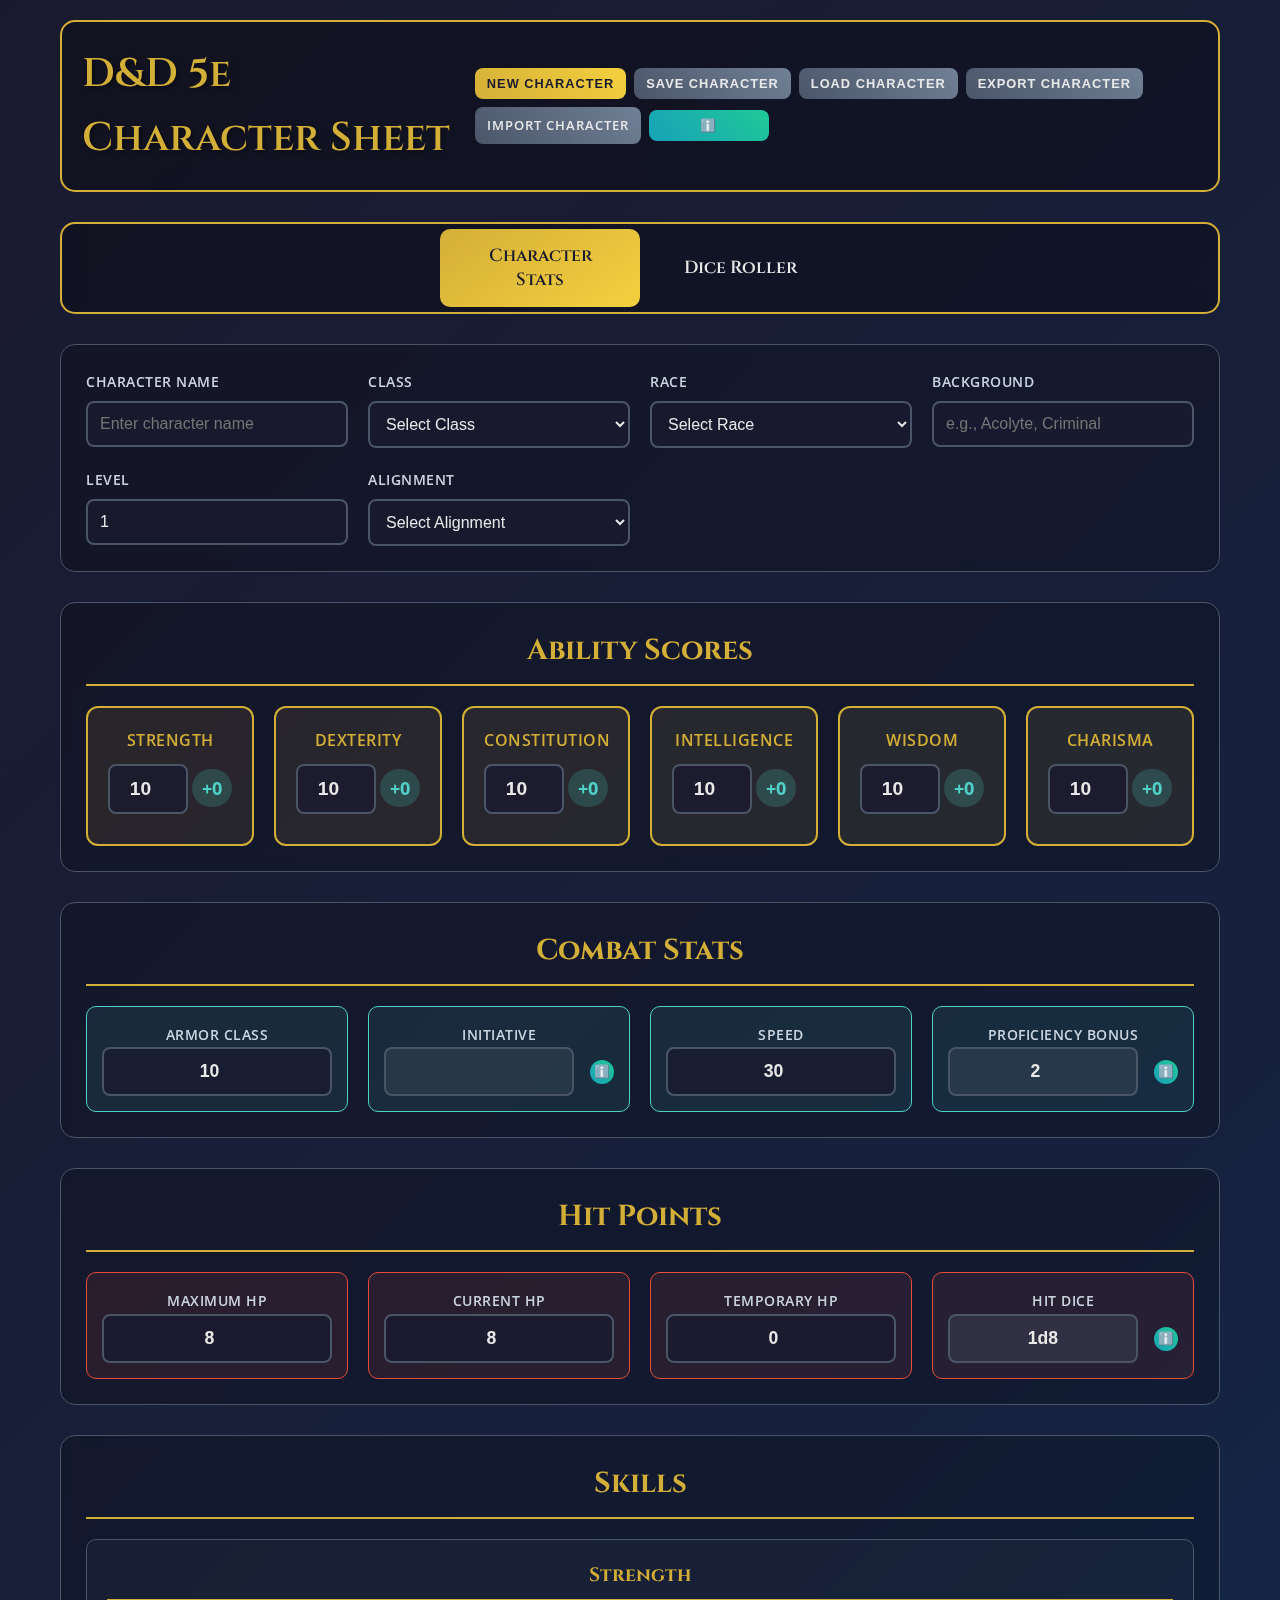
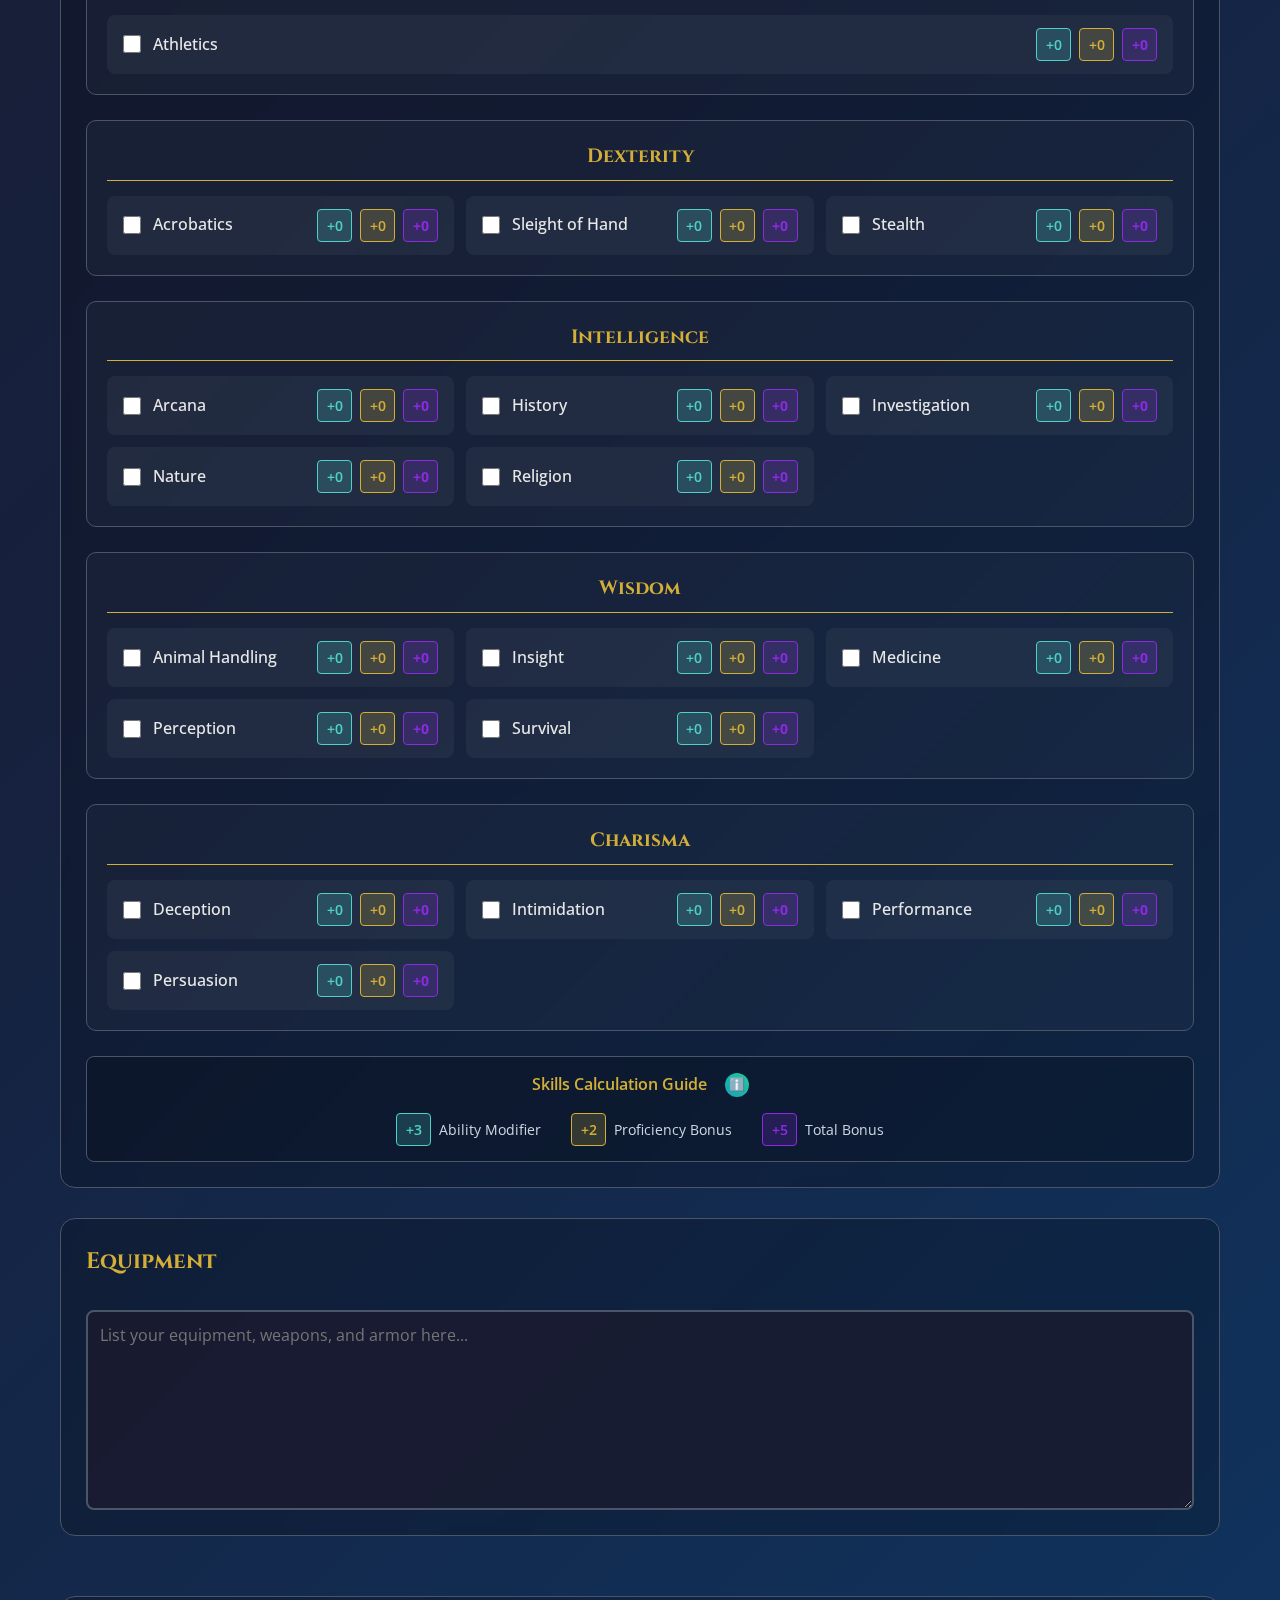
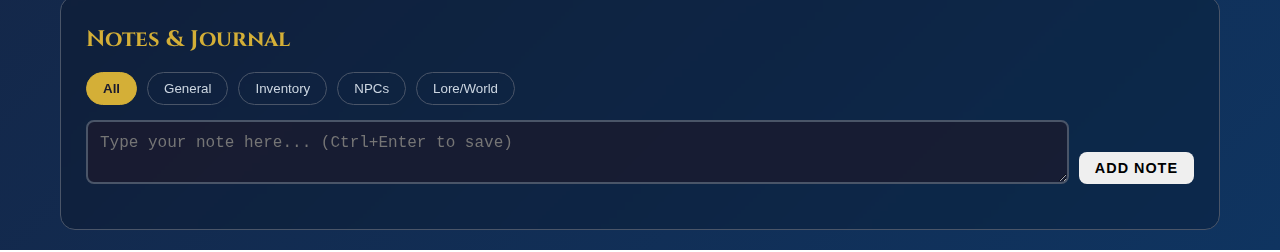
<file: index.html>
<!DOCTYPE html>
<html lang="en">
<head>
    <meta charset="UTF-8">
    <meta name="viewport" content="width=device-width, initial-scale=1.0">
    <title>D&D 5e Character Sheet Tracker</title>
    <link rel="stylesheet" href="styles.css">
    <link href="https://fonts.googleapis.com/css2?family=Cinzel:wght@400;600&family=Open+Sans:wght@300;400;600&display=swap" rel="stylesheet">
</head>
<body>
    <div class="app-container">
        <header class="app-header">
            <h1>D&D 5e Character Sheet</h1>
            <div class="header-controls">
                <button id="new-character-btn" class="btn btn-primary">New Character</button>
                <button id="save-character-btn" class="btn btn-secondary">Save Character</button>
                <button id="load-character-btn" class="btn btn-secondary">Load Character</button>
                <button id="export-character-btn" class="btn btn-secondary">Export Character</button>
                <label for="import-file" class="btn btn-secondary" style="cursor: pointer;">Import Character</label>
                <input type="file" id="import-file" accept=".json" style="display: none;">
                <button id="save-info-btn" class="btn btn-info" title="Save/Load Help">ℹ️</button>
            </div>
        </header>

        <!-- Top Level Navigation -->
        <nav class="main-navigation">
            <button class="nav-tab active" data-screen="character">Character Stats</button>
            <button class="nav-tab" data-screen="spells">Spellcasting</button>
            <button class="nav-tab" data-screen="dice">Dice Roller</button>
        </nav>

        <!-- Character Sheet Screen -->
        <div class="screen active" id="character-screen">
            <main class="character-sheet">
            <!-- Character Basic Info -->
            <section class="character-basics">
                <div class="basic-info-grid">
                    <div class="form-group">
                        <label for="character-name">Character Name</label>
                        <input type="text" id="character-name" placeholder="Enter character name">
                    </div>
                    <div class="form-group">
                        <label for="character-class">Class</label>
                        <select id="character-class">
                            <option value="">Select Class</option>
                            <option value="barbarian">Barbarian</option>
                            <option value="bard">Bard</option>
                            <option value="cleric">Cleric</option>
                            <option value="druid">Druid</option>
                            <option value="fighter">Fighter</option>
                            <option value="monk">Monk</option>
                            <option value="paladin">Paladin</option>
                            <option value="ranger">Ranger</option>
                            <option value="rogue">Rogue</option>
                            <option value="sorcerer">Sorcerer</option>
                            <option value="warlock">Warlock</option>
                            <option value="wizard">Wizard</option>
                        </select>
                    </div>
                    <div class="form-group">
                        <label for="character-race">Race</label>
                        <select id="character-race">
                            <option value="">Select Race</option>
                            <option value="dragonborn">Dragonborn</option>
                            <option value="dwarf">Dwarf</option>
                            <option value="elf">Elf</option>
                            <option value="gnome">Gnome</option>
                            <option value="half-elf">Half-Elf</option>
                            <option value="halfling">Halfling</option>
                            <option value="half-orc">Half-Orc</option>
                            <option value="human">Human</option>
                            <option value="tiefling">Tiefling</option>
                        </select>
                    </div>
                    <div class="form-group">
                        <label for="character-background">Background</label>
                        <input type="text" id="character-background" placeholder="e.g., Acolyte, Criminal">
                    </div>
                    <div class="form-group">
                        <label for="character-level">Level</label>
                        <input type="number" id="character-level" min="1" max="20" value="1">
                    </div>
                    <div class="form-group">
                        <label for="character-alignment">Alignment</label>
                        <select id="character-alignment">
                            <option value="">Select Alignment</option>
                            <option value="lawful-good">Lawful Good</option>
                            <option value="neutral-good">Neutral Good</option>
                            <option value="chaotic-good">Chaotic Good</option>
                            <option value="lawful-neutral">Lawful Neutral</option>
                            <option value="true-neutral">True Neutral</option>
                            <option value="chaotic-neutral">Chaotic Neutral</option>
                            <option value="lawful-evil">Lawful Evil</option>
                            <option value="neutral-evil">Neutral Evil</option>
                            <option value="chaotic-evil">Chaotic Evil</option>
                        </select>
                    </div>
                </div>
            </section>

            <!-- Ability Scores -->
            <section class="ability-scores">
                <h2>Ability Scores</h2>
                <div class="abilities-grid">
                    <div class="ability-score">
                        <label>Strength</label>
                        <input type="number" id="strength" min="1" max="30" value="10">
                        <div class="modifier" id="strength-mod">+0</div>
                    </div>
                    <div class="ability-score">
                        <label>Dexterity</label>
                        <input type="number" id="dexterity" min="1" max="30" value="10">
                        <div class="modifier" id="dexterity-mod">+0</div>
                    </div>
                    <div class="ability-score">
                        <label>Constitution</label>
                        <input type="number" id="constitution" min="1" max="30" value="10">
                        <div class="modifier" id="constitution-mod">+0</div>
                    </div>
                    <div class="ability-score">
                        <label>Intelligence</label>
                        <input type="number" id="intelligence" min="1" max="30" value="10">
                        <div class="modifier" id="intelligence-mod">+0</div>
                    </div>
                    <div class="ability-score">
                        <label>Wisdom</label>
                        <input type="number" id="wisdom" min="1" max="30" value="10">
                        <div class="modifier" id="wisdom-mod">+0</div>
                    </div>
                    <div class="ability-score">
                        <label>Charisma</label>
                        <input type="number" id="charisma" min="1" max="30" value="10">
                        <div class="modifier" id="charisma-mod">+0</div>
                    </div>
                </div>
            </section>

            <!-- Combat Stats -->
            <section class="combat-stats">
                <h2>Combat Stats</h2>
                <div class="combat-grid">
                    <div class="stat-group">
                        <label for="armor-class">Armor Class</label>
                        <input type="number" id="armor-class" min="1" value="10">
                    </div>
                    <div class="stat-group">
                        <label for="initiative">Initiative</label>
                        <div class="input-with-info">
                            <input type="number" id="initiative" value="0" readonly>
                            <button class="info-btn" type="button" data-tooltip="Initiative = Dexterity Modifier">ℹ️</button>
                        </div>
                    </div>
                    <div class="stat-group">
                        <label for="speed">Speed</label>
                        <input type="number" id="speed" min="0" value="30">
                    </div>
                    <div class="stat-group">
                        <label for="proficiency-bonus">Proficiency Bonus</label>
                        <div class="input-with-info">
                            <input type="number" id="proficiency-bonus" value="2" readonly>
                            <button class="info-btn" type="button" data-tooltip="Proficiency Bonus = ⌈Level ÷ 4⌉ + 1">ℹ️</button>
                        </div>
                    </div>
                </div>
            </section>

            <!-- Hit Points -->
            <section class="hit-points">
                <h2>Hit Points</h2>
                <div class="hp-grid">
                    <div class="hp-group">
                        <label for="max-hp">Maximum HP</label>
                        <input type="number" id="max-hp" min="1" value="8">
                    </div>
                    <div class="hp-group">
                        <label for="current-hp">Current HP</label>
                        <input type="number" id="current-hp" min="0" value="8">
                    </div>
                    <div class="hp-group">
                        <label for="temp-hp">Temporary HP</label>
                        <input type="number" id="temp-hp" min="0" value="0">
                    </div>
                    <div class="hp-group">
                        <label for="hit-dice">Hit Dice</label>
                        <div class="input-with-info">
                            <input type="text" id="hit-dice" value="1d8" readonly>
                            <button class="info-btn" type="button" data-tooltip="Hit Dice = Level + Hit Die (based on class: Barbarian d12, Fighter/Paladin/Ranger d10, Most classes d8, Sorcerer/Wizard d6)">ℹ️</button>
                        </div>
                    </div>
                </div>
            </section>


            <!-- Skills -->
            <section class="skills">
                <h2>Skills</h2>
                
                <!-- Strength Skills -->
                <div class="ability-skills-group">
                    <h3 class="ability-header">Strength</h3>
                    <div class="skills-in-ability">
                        <div class="skill-item">
                            <div class="skill-info">
                                <input type="checkbox" id="athletics-prof">
                                <label for="athletics-prof">Athletics</label>
                            </div>
                            <div class="skill-breakdown">
                                <span class="ability-mod" id="athletics-ability">+0</span>
                                <span class="prof-bonus" id="athletics-prof-bonus">+0</span>
                                <span class="total-bonus" id="athletics-bonus">+0</span>
                            </div>
                        </div>
                    </div>
                </div>

                <!-- Dexterity Skills -->
                <div class="ability-skills-group">
                    <h3 class="ability-header">Dexterity</h3>
                    <div class="skills-in-ability">
                        <div class="skill-item">
                            <div class="skill-info">
                                <input type="checkbox" id="acrobatics-prof">
                                <label for="acrobatics-prof">Acrobatics</label>
                            </div>
                            <div class="skill-breakdown">
                                <span class="ability-mod" id="acrobatics-ability">+0</span>
                                <span class="prof-bonus" id="acrobatics-prof-bonus">+0</span>
                                <span class="total-bonus" id="acrobatics-bonus">+0</span>
                            </div>
                        </div>
                        <div class="skill-item">
                            <div class="skill-info">
                                <input type="checkbox" id="sleight-of-hand-prof">
                                <label for="sleight-of-hand-prof">Sleight of Hand</label>
                            </div>
                            <div class="skill-breakdown">
                                <span class="ability-mod" id="sleight-of-hand-ability">+0</span>
                                <span class="prof-bonus" id="sleight-of-hand-prof-bonus">+0</span>
                                <span class="total-bonus" id="sleight-of-hand-bonus">+0</span>
                            </div>
                        </div>
                        <div class="skill-item">
                            <div class="skill-info">
                                <input type="checkbox" id="stealth-prof">
                                <label for="stealth-prof">Stealth</label>
                            </div>
                            <div class="skill-breakdown">
                                <span class="ability-mod" id="stealth-ability">+0</span>
                                <span class="prof-bonus" id="stealth-prof-bonus">+0</span>
                                <span class="total-bonus" id="stealth-bonus">+0</span>
                            </div>
                        </div>
                    </div>
                </div>

                <!-- Intelligence Skills -->
                <div class="ability-skills-group">
                    <h3 class="ability-header">Intelligence</h3>
                    <div class="skills-in-ability">
                        <div class="skill-item">
                            <div class="skill-info">
                                <input type="checkbox" id="arcana-prof">
                                <label for="arcana-prof">Arcana</label>
                            </div>
                            <div class="skill-breakdown">
                                <span class="ability-mod" id="arcana-ability">+0</span>
                                <span class="prof-bonus" id="arcana-prof-bonus">+0</span>
                                <span class="total-bonus" id="arcana-bonus">+0</span>
                            </div>
                        </div>
                        <div class="skill-item">
                            <div class="skill-info">
                                <input type="checkbox" id="history-prof">
                                <label for="history-prof">History</label>
                            </div>
                            <div class="skill-breakdown">
                                <span class="ability-mod" id="history-ability">+0</span>
                                <span class="prof-bonus" id="history-prof-bonus">+0</span>
                                <span class="total-bonus" id="history-bonus">+0</span>
                            </div>
                        </div>
                        <div class="skill-item">
                            <div class="skill-info">
                                <input type="checkbox" id="investigation-prof">
                                <label for="investigation-prof">Investigation</label>
                            </div>
                            <div class="skill-breakdown">
                                <span class="ability-mod" id="investigation-ability">+0</span>
                                <span class="prof-bonus" id="investigation-prof-bonus">+0</span>
                                <span class="total-bonus" id="investigation-bonus">+0</span>
                            </div>
                        </div>
                        <div class="skill-item">
                            <div class="skill-info">
                                <input type="checkbox" id="nature-prof">
                                <label for="nature-prof">Nature</label>
                            </div>
                            <div class="skill-breakdown">
                                <span class="ability-mod" id="nature-ability">+0</span>
                                <span class="prof-bonus" id="nature-prof-bonus">+0</span>
                                <span class="total-bonus" id="nature-bonus">+0</span>
                            </div>
                        </div>
                        <div class="skill-item">
                            <div class="skill-info">
                                <input type="checkbox" id="religion-prof">
                                <label for="religion-prof">Religion</label>
                            </div>
                            <div class="skill-breakdown">
                                <span class="ability-mod" id="religion-ability">+0</span>
                                <span class="prof-bonus" id="religion-prof-bonus">+0</span>
                                <span class="total-bonus" id="religion-bonus">+0</span>
                            </div>
                        </div>
                    </div>
                </div>

                <!-- Wisdom Skills -->
                <div class="ability-skills-group">
                    <h3 class="ability-header">Wisdom</h3>
                    <div class="skills-in-ability">
                        <div class="skill-item">
                            <div class="skill-info">
                                <input type="checkbox" id="animal-handling-prof">
                                <label for="animal-handling-prof">Animal Handling</label>
                            </div>
                            <div class="skill-breakdown">
                                <span class="ability-mod" id="animal-handling-ability">+0</span>
                                <span class="prof-bonus" id="animal-handling-prof-bonus">+0</span>
                                <span class="total-bonus" id="animal-handling-bonus">+0</span>
                            </div>
                        </div>
                        <div class="skill-item">
                            <div class="skill-info">
                                <input type="checkbox" id="insight-prof">
                                <label for="insight-prof">Insight</label>
                            </div>
                            <div class="skill-breakdown">
                                <span class="ability-mod" id="insight-ability">+0</span>
                                <span class="prof-bonus" id="insight-prof-bonus">+0</span>
                                <span class="total-bonus" id="insight-bonus">+0</span>
                            </div>
                        </div>
                        <div class="skill-item">
                            <div class="skill-info">
                                <input type="checkbox" id="medicine-prof">
                                <label for="medicine-prof">Medicine</label>
                            </div>
                            <div class="skill-breakdown">
                                <span class="ability-mod" id="medicine-ability">+0</span>
                                <span class="prof-bonus" id="medicine-prof-bonus">+0</span>
                                <span class="total-bonus" id="medicine-bonus">+0</span>
                            </div>
                        </div>
                        <div class="skill-item">
                            <div class="skill-info">
                                <input type="checkbox" id="perception-prof">
                                <label for="perception-prof">Perception</label>
                            </div>
                            <div class="skill-breakdown">
                                <span class="ability-mod" id="perception-ability">+0</span>
                                <span class="prof-bonus" id="perception-prof-bonus">+0</span>
                                <span class="total-bonus" id="perception-bonus">+0</span>
                            </div>
                        </div>
                        <div class="skill-item">
                            <div class="skill-info">
                                <input type="checkbox" id="survival-prof">
                                <label for="survival-prof">Survival</label>
                            </div>
                            <div class="skill-breakdown">
                                <span class="ability-mod" id="survival-ability">+0</span>
                                <span class="prof-bonus" id="survival-prof-bonus">+0</span>
                                <span class="total-bonus" id="survival-bonus">+0</span>
                            </div>
                        </div>
                    </div>
                </div>

                <!-- Charisma Skills -->
                <div class="ability-skills-group">
                    <h3 class="ability-header">Charisma</h3>
                    <div class="skills-in-ability">
                        <div class="skill-item">
                            <div class="skill-info">
                                <input type="checkbox" id="deception-prof">
                                <label for="deception-prof">Deception</label>
                            </div>
                            <div class="skill-breakdown">
                                <span class="ability-mod" id="deception-ability">+0</span>
                                <span class="prof-bonus" id="deception-prof-bonus">+0</span>
                                <span class="total-bonus" id="deception-bonus">+0</span>
                            </div>
                        </div>
                        <div class="skill-item">
                            <div class="skill-info">
                                <input type="checkbox" id="intimidation-prof">
                                <label for="intimidation-prof">Intimidation</label>
                            </div>
                            <div class="skill-breakdown">
                                <span class="ability-mod" id="intimidation-ability">+0</span>
                                <span class="prof-bonus" id="intimidation-prof-bonus">+0</span>
                                <span class="total-bonus" id="intimidation-bonus">+0</span>
                            </div>
                        </div>
                        <div class="skill-item">
                            <div class="skill-info">
                                <input type="checkbox" id="performance-prof">
                                <label for="performance-prof">Performance</label>
                            </div>
                            <div class="skill-breakdown">
                                <span class="ability-mod" id="performance-ability">+0</span>
                                <span class="prof-bonus" id="performance-prof-bonus">+0</span>
                                <span class="total-bonus" id="performance-bonus">+0</span>
                            </div>
                        </div>
                        <div class="skill-item">
                            <div class="skill-info">
                                <input type="checkbox" id="persuasion-prof">
                                <label for="persuasion-prof">Persuasion</label>
                            </div>
                            <div class="skill-breakdown">
                                <span class="ability-mod" id="persuasion-ability">+0</span>
                                <span class="prof-bonus" id="persuasion-prof-bonus">+0</span>
                                <span class="total-bonus" id="persuasion-bonus">+0</span>
                            </div>
                        </div>
                    </div>
                </div>

                <!-- Skills Legend -->
                <div class="skills-legend">
                    <div class="legend-header">
                        <span class="legend-title">Skills Calculation Guide</span>
                        <button class="info-btn legend-info-btn" type="button" data-tooltip="Skill Total = Ability Modifier + Proficiency Bonus (if proficient). Check the box next to a skill to add your proficiency bonus to that skill.">ℹ️</button>
                    </div>
                    <div class="legend-items">
                        <div class="legend-item">
                            <span class="ability-mod sample">+3</span>
                            <span>Ability Modifier</span>
                        </div>
                        <div class="legend-item">
                            <span class="prof-bonus sample">+2</span>
                            <span>Proficiency Bonus</span>
                        </div>
                        <div class="legend-item">
                            <span class="total-bonus sample">+5</span>
                            <span>Total Bonus</span>
                        </div>
                    </div>
                </div>
            </section>

            <!-- Equipment -->
            <section class="equipment-section">
                <h3>Equipment</h3>
                <textarea id="equipment" placeholder="List your equipment, weapons, and armor here..."></textarea>
            </section>
            <!-- Notes & Journal Section -->
            <section class="journal-section-wrapper">
                <div class="journal-section">
                    <h3>Notes & Journal</h3>
                    <div class="journal-controls">
                        <div class="journal-filters">
                            <button class="journal-filter-btn active" data-filter="all">All</button>
                            <button class="journal-filter-btn" data-filter="general">General</button>
                            <button class="journal-filter-btn" data-filter="inventory">Inventory</button>
                            <button class="journal-filter-btn" data-filter="npc">NPCs</button>
                            <button class="journal-filter-btn" data-filter="lore">Lore/World</button>
                        </div>
                        <div class="journal-entry-box">
                            <textarea class="journal-input" placeholder="Type your note here... (Ctrl+Enter to save)"></textarea>
                            <button class="journal-add-btn btn btn-small">Add Note</button>
                        </div>
                    </div>
                    <div class="journal-notes-container">
                        <!-- Notes will be dynamically inserted here -->
                    </div>
                </div>
            </section>
        </main>
        </div>

        <!-- Spellcasting Screen -->
        <div class="screen" id="spells-screen">
            <main class="spells-main">
                <section class="spellcasting">
                    <h2>Spellcasting</h2>
                    
                    <!-- Spellcasting Info -->
                    <div class="spellcasting-info">
                        <div class="spell-info-grid">
                            <div class="spell-stat">
                                <label for="spellcasting-ability">Spellcasting Ability</label>
                                <div class="input-with-info">
                                    <input type="text" id="spellcasting-ability" readonly>
                                    <button class="info-btn" type="button" data-tooltip="Spellcasting Ability varies by class: Bard/Paladin/Sorcerer/Warlock use Charisma, Cleric/Druid/Ranger use Wisdom, Wizard uses Intelligence">ℹ️</button>
                                </div>
                            </div>
                            <div class="spell-stat">
                                <label for="spell-save-dc">Spell Save DC</label>
                                <div class="input-with-info">
                                    <input type="number" id="spell-save-dc" readonly>
                                    <button class="info-btn" type="button" data-tooltip="Spell Save DC = 8 + Proficiency Bonus + Spellcasting Ability Modifier">ℹ️</button>
                                </div>
                            </div>
                            <div class="spell-stat">
                                <label for="spell-attack-bonus">Spell Attack Bonus</label>
                                <div class="input-with-info">
                                    <input type="text" id="spell-attack-bonus" readonly>
                                    <button class="info-btn" type="button" data-tooltip="Spell Attack Bonus = Proficiency Bonus + Spellcasting Ability Modifier">ℹ️</button>
                                </div>
                            </div>
                        </div>
                    </div>

                    <!-- Cantrips -->
                    <div class="cantrips-section">
                        <h3>Cantrips</h3>
                        <div class="cantrips-controls">
                            <button id="add-cantrip-btn" class="btn btn-small">Add Cantrip</button>
                            <span class="cantrips-known">Known: <span id="cantrips-count">0</span>/<span id="cantrips-max">0</span></span>
                        </div>
                        <div id="cantrips-list" class="spells-list"></div>
                    </div>

                    <!-- Spell Slots -->
                    <div class="spell-slots-section">
                        <h3>Spell Slots</h3>
                        <div class="spell-slots-grid" id="spell-slots-grid">
                            <!-- Spell slots will be generated dynamically -->
                        </div>
                        <div class="spell-slots-controls">
                            <button id="short-rest-btn" class="btn btn-small">Short Rest</button>
                            <button id="long-rest-btn" class="btn btn-small">Long Rest</button>
                        </div>
                    </div>

                    <!-- Known/Prepared Spells -->
                    <div class="known-spells-section">
                        <h3 id="spells-section-title">Known Spells</h3>
                        <div class="spells-controls">
                            <button id="add-spell-btn" class="btn btn-small">Add Spell</button>
                            <span class="spells-known">Known: <span id="spells-count">0</span><span id="spells-limit-display">/<span id="spells-max">0</span></span></span>
                        </div>
                        
                        <!-- Spell Level Tabs -->
                        <div class="spell-level-tabs" id="spell-level-tabs">
                            <!-- Tabs will be generated dynamically -->
                        </div>
                        
                        <!-- Spell Lists by Level -->
                        <div id="spell-lists-by-level">
                            <!-- Spells will be generated here -->
                        </div>
                    </div>
                </section>
            </main>
        </div>

        <!-- Dice Roller Screen -->
        <div class="screen" id="dice-screen">
            <main class="dice-main">
                <section class="dice-section">
                    <h2>Dice Roller</h2>
                    <div class="dice-container">
                        <!-- Main Dice Grid -->
                        <div class="dice-grid">
                            <div class="dice-button" data-sides="4">
                                <div class="dice-face">
                                    <span class="dice-type">d4</span>
                                    <span class="dice-result" id="d4-result">-</span>
                                </div>
                            </div>
                            <div class="dice-button" data-sides="6">
                                <div class="dice-face">
                                    <span class="dice-type">d6</span>
                                    <span class="dice-result" id="d6-result">-</span>
                                </div>
                            </div>
                            <div class="dice-button" data-sides="8">
                                <div class="dice-face">
                                    <span class="dice-type">d8</span>
                                    <span class="dice-result" id="d8-result">-</span>
                                </div>
                            </div>
                            <div class="dice-button" data-sides="10">
                                <div class="dice-face">
                                    <span class="dice-type">d10</span>
                                    <span class="dice-result" id="d10-result">-</span>
                                </div>
                            </div>
                            <div class="dice-button" data-sides="12">
                                <div class="dice-face">
                                    <span class="dice-type">d12</span>
                                    <span class="dice-result" id="d12-result">-</span>
                                </div>
                            </div>
                            <div class="dice-button" data-sides="20">
                                <div class="dice-face">
                                    <span class="dice-type">d20</span>
                                    <span class="dice-result" id="d20-result">-</span>
                                </div>
                            </div>
                            <div class="dice-button" data-sides="100">
                                <div class="dice-face">
                                    <span class="dice-type">d100</span>
                                    <span class="dice-result" id="d100-result">-</span>
                                </div>
                            </div>
                        </div>

                        <!-- Roll Controls -->
                        <div class="roll-controls">
                            <div class="control-group">
                                <label for="dice-quantity">Quantity:</label>
                                <input type="number" id="dice-quantity" min="1" max="10" value="1">
                            </div>
                            <div class="control-group">
                                <label for="dice-modifier">Modifier:</label>
                                <input type="number" id="dice-modifier" value="0" placeholder="+/-">
                            </div>
                            <div class="control-group">
                                <label>d20 Options:</label>
                                <div class="advantage-controls">
                                    <button id="advantage-btn" class="btn btn-small">Advantage</button>
                                    <button id="disadvantage-btn" class="btn btn-small">Disadvantage</button>
                                    <button id="normal-btn" class="btn btn-small active">Normal</button>
                                </div>
                            </div>
                        </div>

                        <!-- Custom Roll Input -->
                        <div class="custom-roll">
                            <label for="custom-roll-input">Custom Roll:</label>
                            <input type="text" id="custom-roll-input" placeholder="e.g., 3d6+2, 2d10+5">
                            <button id="custom-roll-btn" class="btn btn-primary">Roll</button>
                        </div>

                        <!-- Roll Result Display -->
                        <div class="roll-result-display">
                            <div class="result-main">
                                <span class="result-label">D20 Roll:</span>
                                <span class="result-value" id="main-result">-</span>
                            </div>
                            <div class="result-breakdown" id="result-breakdown"></div>
                        </div>

                        <!-- Skill Results Display -->
                        <div class="skill-results-display" id="skill-results-display" style="display: none;">
                            <h4>What this roll would be for each skill:</h4>
                            <div class="skill-results-grid">
                                <!-- Strength Skills -->
                                <div class="skill-group-result">
                                    <h5>Strength</h5>
                                    <div class="skill-result-item">
                                        <span class="skill-name">Athletics</span>
                                        <span class="skill-result" id="athletics-result">-</span>
                                    </div>
                                </div>

                                <!-- Dexterity Skills -->
                                <div class="skill-group-result">
                                    <h5>Dexterity</h5>
                                    <div class="skill-result-item">
                                        <span class="skill-name">Acrobatics</span>
                                        <span class="skill-result" id="acrobatics-result">-</span>
                                    </div>
                                    <div class="skill-result-item">
                                        <span class="skill-name">Sleight of Hand</span>
                                        <span class="skill-result" id="sleight-of-hand-result">-</span>
                                    </div>
                                    <div class="skill-result-item">
                                        <span class="skill-name">Stealth</span>
                                        <span class="skill-result" id="stealth-result">-</span>
                                    </div>
                                </div>

                                <!-- Constitution Skills -->
                                <div class="skill-group-result">
                                    <h5>Constitution</h5>
                                    <div class="skill-result-item">
                                        <span class="skill-name">Constitution Save</span>
                                        <span class="skill-result" id="constitution-save-result">-</span>
                                    </div>
                                </div>

                                <!-- Intelligence Skills -->
                                <div class="skill-group-result">
                                    <h5>Intelligence</h5>
                                    <div class="skill-result-item proficient">
                                        <span class="skill-name">Arcana</span>
                                        <span class="skill-result" id="arcana-result">-</span>
                                    </div>
                                    <div class="skill-result-item proficient">
                                        <span class="skill-name">History</span>
                                        <span class="skill-result" id="history-result">-</span>
                                    </div>
                                    <div class="skill-result-item">
                                        <span class="skill-name">Investigation</span>
                                        <span class="skill-result" id="investigation-result">-</span>
                                    </div>
                                    <div class="skill-result-item">
                                        <span class="skill-name">Nature</span>
                                        <span class="skill-result" id="nature-result">-</span>
                                    </div>
                                    <div class="skill-result-item proficient">
                                        <span class="skill-name">Religion</span>
                                        <span class="skill-result" id="religion-result">-</span>
                                    </div>
                                </div>

                                <!-- Wisdom Skills -->
                                <div class="skill-group-result">
                                    <h5>Wisdom</h5>
                                    <div class="skill-result-item">
                                        <span class="skill-name">Animal Handling</span>
                                        <span class="skill-result" id="animal-handling-result">-</span>
                                    </div>
                                    <div class="skill-result-item">
                                        <span class="skill-name">Insight</span>
                                        <span class="skill-result" id="insight-result">-</span>
                                    </div>
                                    <div class="skill-result-item">
                                        <span class="skill-name">Medicine</span>
                                        <span class="skill-result" id="medicine-result">-</span>
                                    </div>
                                    <div class="skill-result-item">
                                        <span class="skill-name">Perception</span>
                                        <span class="skill-result" id="perception-result">-</span>
                                    </div>
                                    <div class="skill-result-item">
                                        <span class="skill-name">Survival</span>
                                        <span class="skill-result" id="survival-result">-</span>
                                    </div>
                                </div>

                                <!-- Charisma Skills -->
                                <div class="skill-group-result">
                                    <h5>Charisma</h5>
                                    <div class="skill-result-item">
                                        <span class="skill-name">Deception</span>
                                        <span class="skill-result" id="deception-result">-</span>
                                    </div>
                                    <div class="skill-result-item">
                                        <span class="skill-name">Intimidation</span>
                                        <span class="skill-result" id="intimidation-result">-</span>
                                    </div>
                                    <div class="skill-result-item">
                                        <span class="skill-name">Performance</span>
                                        <span class="skill-result" id="performance-result">-</span>
                                    </div>
                                    <div class="skill-result-item proficient">
                                        <span class="skill-name">Persuasion</span>
                                        <span class="skill-result" id="persuasion-result">-</span>
                                    </div>
                                </div>
                            </div>
                        </div>

                        <!-- Roll History -->
                        <div class="roll-history">
                            <div class="history-header">
                                <h4>Roll History</h4>
                                <button id="clear-history-btn" class="btn btn-small">Clear</button>
                            </div>
                            <div class="history-list" id="roll-history-list">
                                <!-- Roll history items will be added here -->
                            </div>
                        </div>
                    </div>
                </section>
            </main>
        </div>
    </div>

    <!-- Character Selection Modal -->
    <div id="character-modal" class="modal">
        <div class="modal-content">
            <span class="close">&times;</span>
            <h2>Saved Characters</h2>
            <div id="character-list"></div>
        </div>
    </div>

    <!-- Spell Modal -->
    <div id="spell-modal" class="modal">
        <div class="modal-content">
            <span class="close" id="spell-modal-close">&times;</span>
            <h2 id="spell-modal-title">Add Spell</h2>
            <form id="spell-form">
                <div class="form-group">
                    <label for="spell-name">Spell Name</label>
                    <input type="text" id="spell-name" required>
                </div>
                <div class="form-group">
                    <label for="spell-level">Spell Level</label>
                    <select id="spell-level" required>
                        <option value="0">Cantrip</option>
                        <option value="1">1st Level</option>
                        <option value="2">2nd Level</option>
                        <option value="3">3rd Level</option>
                        <option value="4">4th Level</option>
                        <option value="5">5th Level</option>
                        <option value="6">6th Level</option>
                        <option value="7">7th Level</option>
                        <option value="8">8th Level</option>
                        <option value="9">9th Level</option>
                    </select>
                </div>
                <div class="form-group">
                    <label for="spell-school">School</label>
                    <select id="spell-school">
                        <option value="">Select School</option>
                        <option value="abjuration">Abjuration</option>
                        <option value="conjuration">Conjuration</option>
                        <option value="divination">Divination</option>
                        <option value="enchantment">Enchantment</option>
                        <option value="evocation">Evocation</option>
                        <option value="illusion">Illusion</option>
                        <option value="necromancy">Necromancy</option>
                        <option value="transmutation">Transmutation</option>
                    </select>
                </div>
                <div class="form-group" id="prepared-group" style="display: none;">
                    <label>
                        <input type="checkbox" id="spell-prepared">
                        Prepared
                    </label>
                </div>
                <div class="form-group">
                    <label for="spell-description">Description (Optional)</label>
                    <textarea id="spell-description" placeholder="Spell description, components, range, etc."></textarea>
                </div>
                <div class="modal-buttons">
                    <button type="submit" class="btn btn-primary">Add Spell</button>
                    <button type="button" class="btn btn-secondary" id="cancel-spell">Cancel</button>
                </div>
            </form>
        </div>
    </div>

    <!-- Save/Load Info Modal -->
    <div id="save-info-modal" class="modal">
        <div class="modal-content info-modal">
            <span class="close" id="save-info-close">&times;</span>
            <h2>💾 Save & Load Guide</h2>
            
            <div class="info-section">
                <h3>🏠 Local Storage (Browser)</h3>
                <div class="info-content">
                    <p><strong>Save Character:</strong> Stores your character in this browser permanently</p>
                    <p><strong>Load Character:</strong> Switch between multiple saved characters</p>
                    <p><strong>Auto-Save:</strong> Automatically saves changes as you make them</p>
                    <div class="info-note">
                        <strong>Note:</strong> Local storage is tied to this specific browser and computer. 
                        Clearing browser data will delete saved characters.
                    </div>
                </div>
            </div>

            <div class="info-section">
                <h3>📁 Export & Import (Files)</h3>
                <div class="info-content">
                    <p><strong>Export Character:</strong> Downloads a .json file with all character data</p>
                    <p><strong>Import Character:</strong> Load a character from an exported .json file</p>
                    <div class="info-benefits">
                        <h4>Benefits of Export/Import:</h4>
                        <ul>
                            <li>✅ <strong>Backup:</strong> Permanent backup independent of browser</li>
                            <li>✅ <strong>Sharing:</strong> Send character files to friends or DM</li>
                            <li>✅ <strong>Cross-Device:</strong> Use same character on different computers</li>
                            <li>✅ <strong>Session Management:</strong> Export at end of session, import at start of next</li>
                            <li>✅ <strong>Cloud Storage:</strong> Store files in Google Drive, Dropbox, etc.</li>
                        </ul>
                    </div>
                </div>
            </div>

            <div class="info-section">
                <h3>🎯 Best Practices</h3>
                <div class="info-content">
                    <div class="practice-grid">
                        <div class="practice-item">
                            <h4>🎲 During Sessions</h4>
                            <p>Use <strong>Save Character</strong> for quick saves during gameplay</p>
                        </div>
                        <div class="practice-item">
                            <h4>📤 End of Session</h4>
                            <p>Use <strong>Export Character</strong> to create a backup file</p>
                        </div>
                        <div class="practice-item">
                            <h4>📥 Start of Session</h4>
                            <p>Use <strong>Import Character</strong> if playing on different device</p>
                        </div>
                        <div class="practice-item">
                            <h4>🔄 Multiple Characters</h4>
                            <p>Use <strong>Load Character</strong> to switch between different characters</p>
                        </div>
                    </div>
                </div>
            </div>

            <div class="info-section">
                <h3>⚠️ Important Notes</h3>
                <div class="info-content">
                    <div class="warning-box">
                        <p><strong>Local Storage Limitations:</strong></p>
                        <ul>
                            <li>Only works in the browser where you saved</li>
                            <li>Lost if you clear browser data or use incognito mode</li>
                            <li>Not accessible from other devices</li>
                        </ul>
                    </div>
                    <div class="tip-box">
                        <p><strong>💡 Pro Tip:</strong> Export your character after major milestones (level ups, important story moments) to create permanent backups!</p>
                    </div>
                </div>
            </div>

            <div id="close-save-info-modal" class="modal-buttons">
                <button class="btn btn-primary" id="close-save-info">Got It!</button>
            </div>
        </div>
    </div>

    <script type="module" src="script.js"></script>
    <script src="restore_character.js"></script>
</body>
</html>
</file>
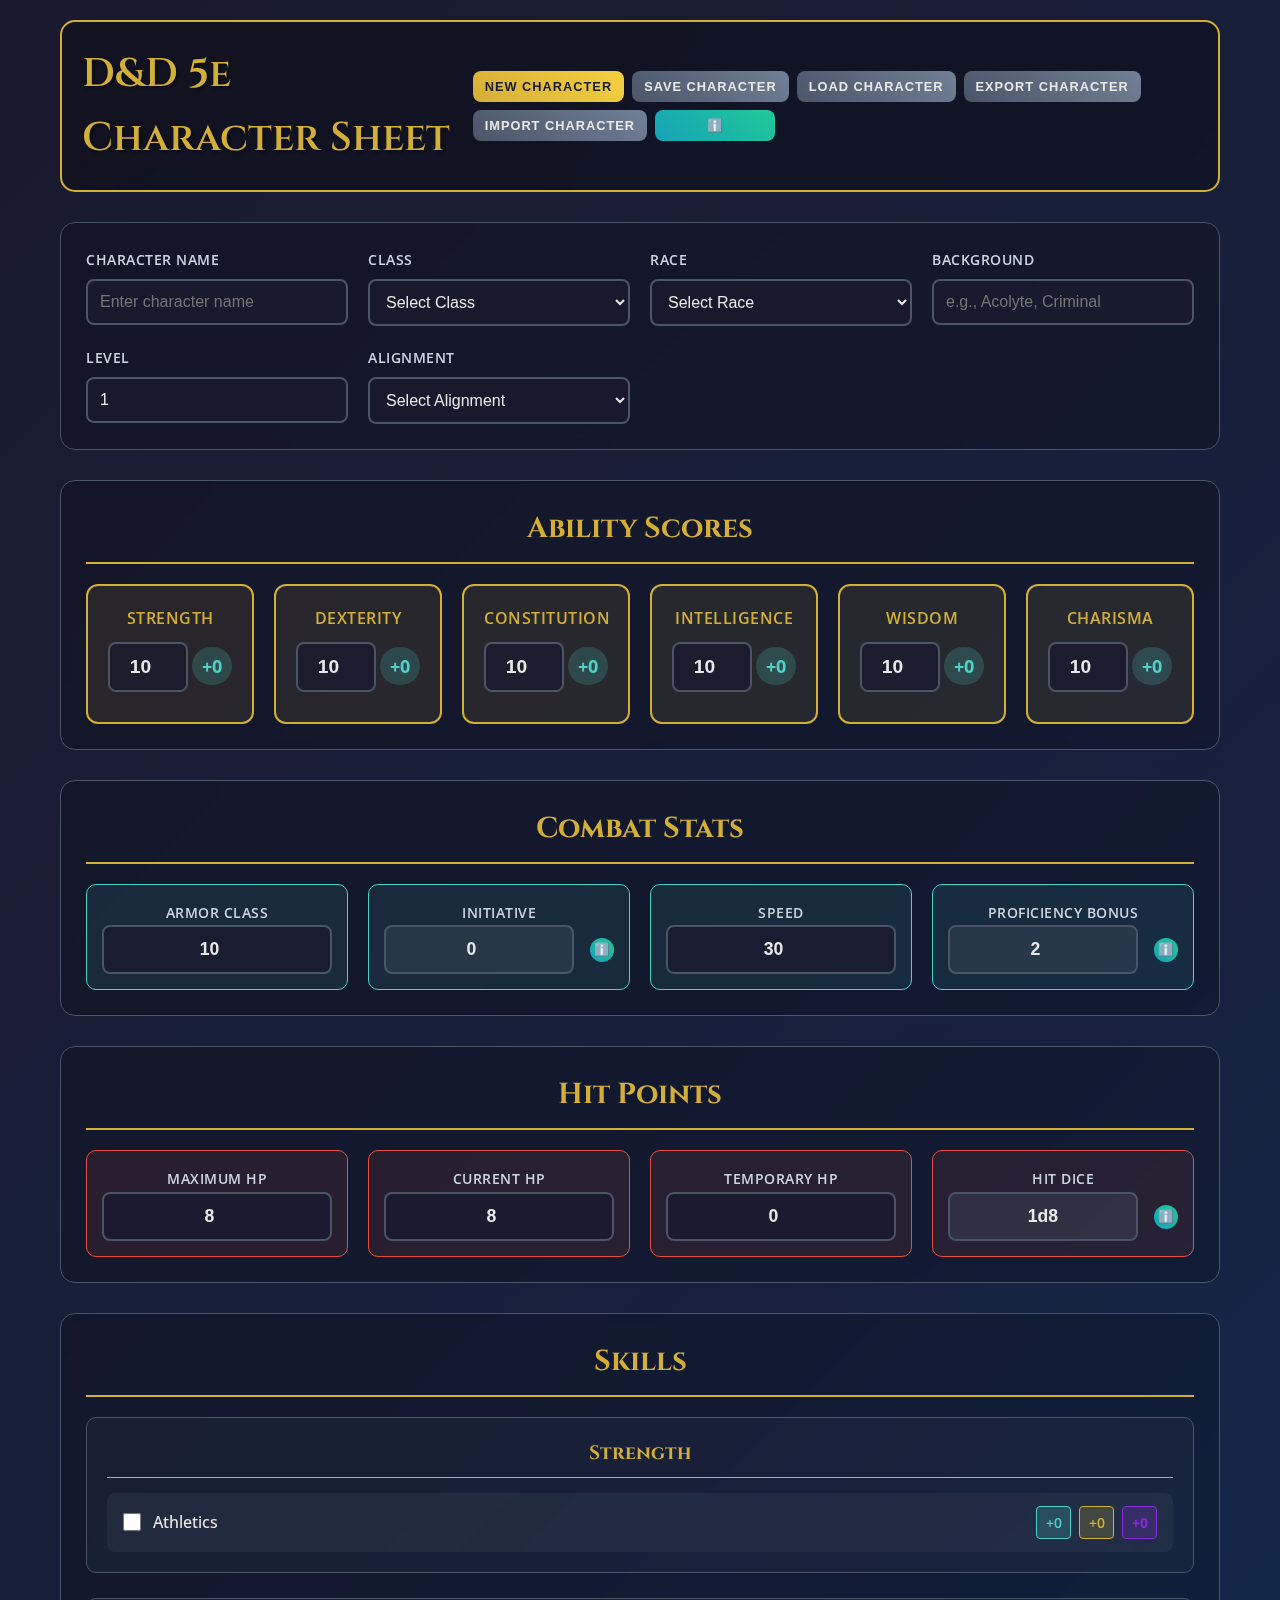
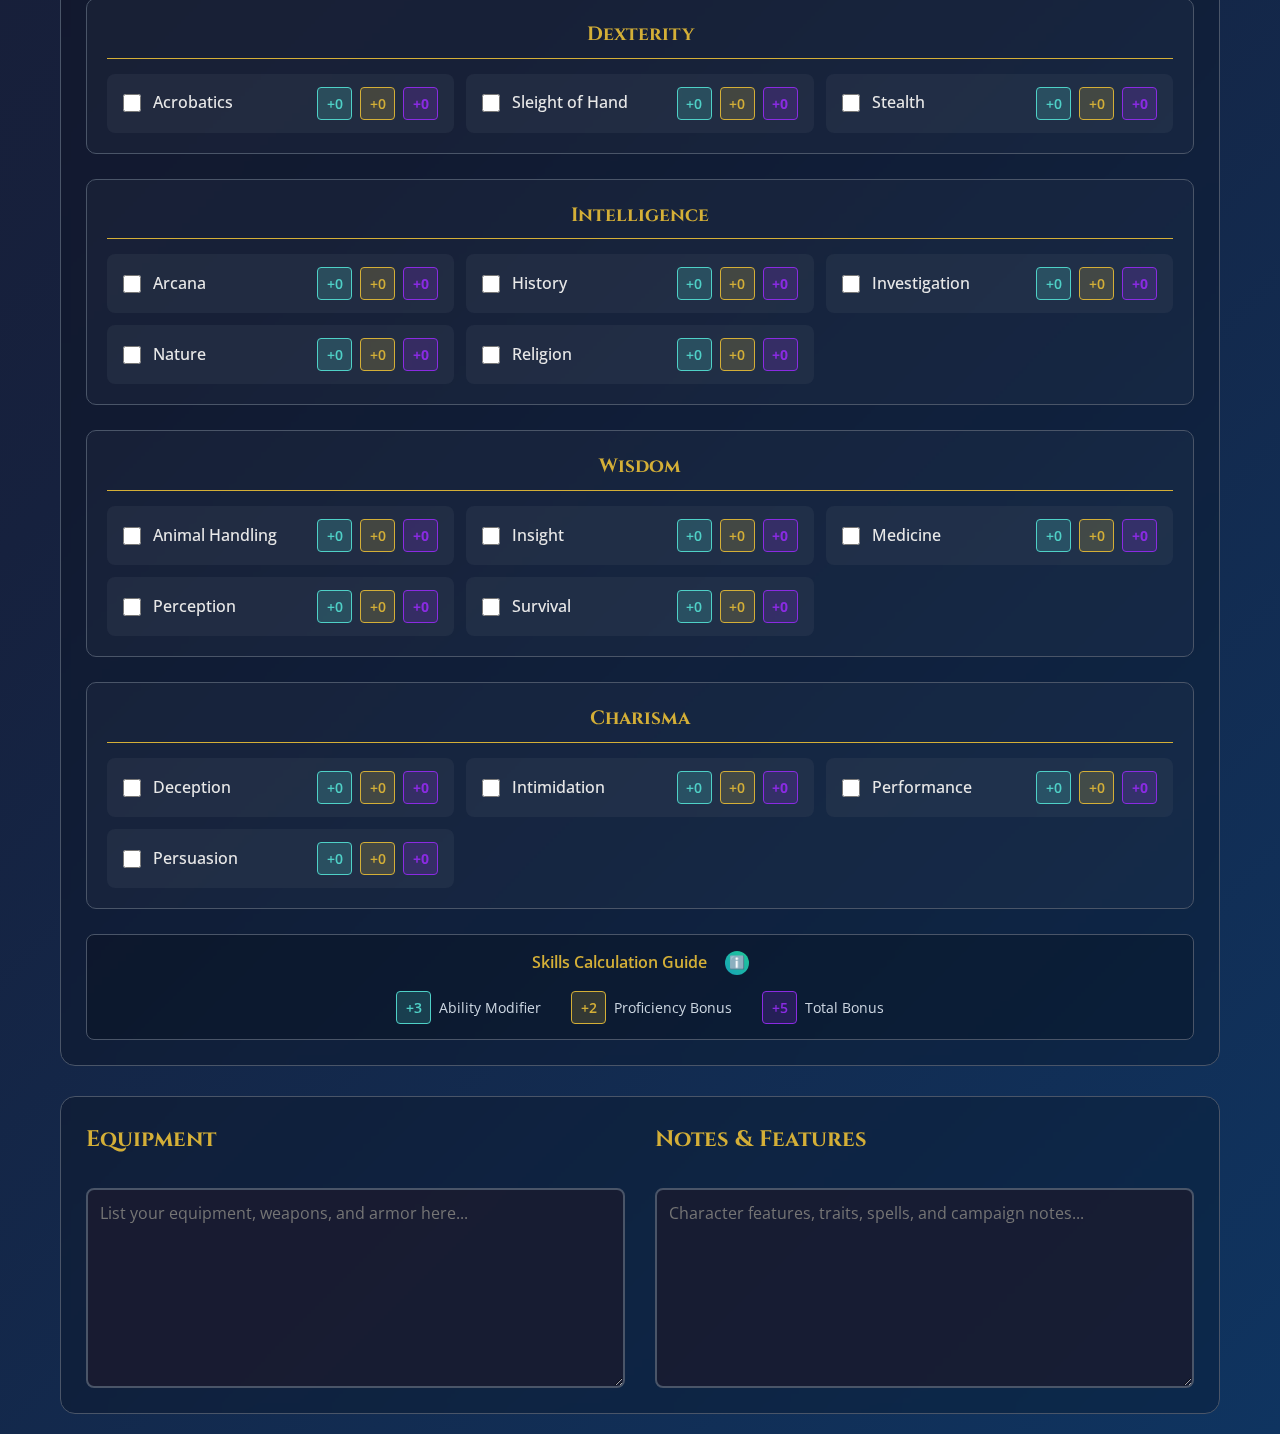
<file: dnd-sheet/index.html>
<!DOCTYPE html>
<html lang="en">
<head>
    <meta charset="UTF-8">
    <meta name="viewport" content="width=device-width, initial-scale=1.0">
    <title>D&D 5e Character Sheet Tracker</title>
    <link rel="stylesheet" href="styles.css">
    <link href="https://fonts.googleapis.com/css2?family=Cinzel:wght@400;600&family=Open+Sans:wght@300;400;600&display=swap" rel="stylesheet">
</head>
<body>
    <div class="app-container">
        <header class="app-header">
            <h1>D&D 5e Character Sheet</h1>
            <div class="header-controls">
                <button id="new-character-btn" class="btn btn-primary">New Character</button>
                <button id="save-character-btn" class="btn btn-secondary">Save Character</button>
                <button id="load-character-btn" class="btn btn-secondary">Load Character</button>
                <button id="export-character-btn" class="btn btn-secondary">Export Character</button>
                <button id="import-character-btn" class="btn btn-secondary">Import Character</button>
                <button id="save-info-btn" class="btn btn-info" title="Save/Load Help">ℹ️</button>
                <input type="file" id="import-file-input" accept=".json" style="display: none;">
            </div>
        </header>

        <main class="character-sheet">
            <!-- Character Basic Info -->
            <section class="character-basics">
                <div class="basic-info-grid">
                    <div class="form-group">
                        <label for="character-name">Character Name</label>
                        <input type="text" id="character-name" placeholder="Enter character name">
                    </div>
                    <div class="form-group">
                        <label for="character-class">Class</label>
                        <select id="character-class">
                            <option value="">Select Class</option>
                            <option value="barbarian">Barbarian</option>
                            <option value="bard">Bard</option>
                            <option value="cleric">Cleric</option>
                            <option value="druid">Druid</option>
                            <option value="fighter">Fighter</option>
                            <option value="monk">Monk</option>
                            <option value="paladin">Paladin</option>
                            <option value="ranger">Ranger</option>
                            <option value="rogue">Rogue</option>
                            <option value="sorcerer">Sorcerer</option>
                            <option value="warlock">Warlock</option>
                            <option value="wizard">Wizard</option>
                        </select>
                    </div>
                    <div class="form-group">
                        <label for="character-race">Race</label>
                        <select id="character-race">
                            <option value="">Select Race</option>
                            <option value="dragonborn">Dragonborn</option>
                            <option value="dwarf">Dwarf</option>
                            <option value="elf">Elf</option>
                            <option value="gnome">Gnome</option>
                            <option value="half-elf">Half-Elf</option>
                            <option value="halfling">Halfling</option>
                            <option value="half-orc">Half-Orc</option>
                            <option value="human">Human</option>
                            <option value="tiefling">Tiefling</option>
                        </select>
                    </div>
                    <div class="form-group">
                        <label for="character-background">Background</label>
                        <input type="text" id="character-background" placeholder="e.g., Acolyte, Criminal">
                    </div>
                    <div class="form-group">
                        <label for="character-level">Level</label>
                        <input type="number" id="character-level" min="1" max="20" value="1">
                    </div>
                    <div class="form-group">
                        <label for="character-alignment">Alignment</label>
                        <select id="character-alignment">
                            <option value="">Select Alignment</option>
                            <option value="lawful-good">Lawful Good</option>
                            <option value="neutral-good">Neutral Good</option>
                            <option value="chaotic-good">Chaotic Good</option>
                            <option value="lawful-neutral">Lawful Neutral</option>
                            <option value="true-neutral">True Neutral</option>
                            <option value="chaotic-neutral">Chaotic Neutral</option>
                            <option value="lawful-evil">Lawful Evil</option>
                            <option value="neutral-evil">Neutral Evil</option>
                            <option value="chaotic-evil">Chaotic Evil</option>
                        </select>
                    </div>
                </div>
            </section>

            <!-- Ability Scores -->
            <section class="ability-scores">
                <h2>Ability Scores</h2>
                <div class="abilities-grid">
                    <div class="ability-score">
                        <label>Strength</label>
                        <input type="number" id="strength" min="1" max="30" value="10">
                        <div class="modifier" id="strength-mod">+0</div>
                    </div>
                    <div class="ability-score">
                        <label>Dexterity</label>
                        <input type="number" id="dexterity" min="1" max="30" value="10">
                        <div class="modifier" id="dexterity-mod">+0</div>
                    </div>
                    <div class="ability-score">
                        <label>Constitution</label>
                        <input type="number" id="constitution" min="1" max="30" value="10">
                        <div class="modifier" id="constitution-mod">+0</div>
                    </div>
                    <div class="ability-score">
                        <label>Intelligence</label>
                        <input type="number" id="intelligence" min="1" max="30" value="10">
                        <div class="modifier" id="intelligence-mod">+0</div>
                    </div>
                    <div class="ability-score">
                        <label>Wisdom</label>
                        <input type="number" id="wisdom" min="1" max="30" value="10">
                        <div class="modifier" id="wisdom-mod">+0</div>
                    </div>
                    <div class="ability-score">
                        <label>Charisma</label>
                        <input type="number" id="charisma" min="1" max="30" value="10">
                        <div class="modifier" id="charisma-mod">+0</div>
                    </div>
                </div>
            </section>

            <!-- Combat Stats -->
            <section class="combat-stats">
                <h2>Combat Stats</h2>
                <div class="combat-grid">
                    <div class="stat-group">
                        <label for="armor-class">Armor Class</label>
                        <input type="number" id="armor-class" min="1" value="10">
                    </div>
                    <div class="stat-group">
                        <label for="initiative">Initiative</label>
                        <div class="input-with-info">
                            <input type="number" id="initiative" value="0" readonly>
                            <button class="info-btn" type="button" data-tooltip="Initiative = Dexterity Modifier">ℹ️</button>
                        </div>
                    </div>
                    <div class="stat-group">
                        <label for="speed">Speed</label>
                        <input type="number" id="speed" min="0" value="30">
                    </div>
                    <div class="stat-group">
                        <label for="proficiency-bonus">Proficiency Bonus</label>
                        <div class="input-with-info">
                            <input type="number" id="proficiency-bonus" value="2" readonly>
                            <button class="info-btn" type="button" data-tooltip="Proficiency Bonus = ⌈Level ÷ 4⌉ + 1">ℹ️</button>
                        </div>
                    </div>
                </div>
            </section>

            <!-- Hit Points -->
            <section class="hit-points">
                <h2>Hit Points</h2>
                <div class="hp-grid">
                    <div class="hp-group">
                        <label for="max-hp">Maximum HP</label>
                        <input type="number" id="max-hp" min="1" value="8">
                    </div>
                    <div class="hp-group">
                        <label for="current-hp">Current HP</label>
                        <input type="number" id="current-hp" min="0" value="8">
                    </div>
                    <div class="hp-group">
                        <label for="temp-hp">Temporary HP</label>
                        <input type="number" id="temp-hp" min="0" value="0">
                    </div>
                    <div class="hp-group">
                        <label for="hit-dice">Hit Dice</label>
                        <div class="input-with-info">
                            <input type="text" id="hit-dice" value="1d8" readonly>
                            <button class="info-btn" type="button" data-tooltip="Hit Dice = Level + Hit Die (based on class: Barbarian d12, Fighter/Paladin/Ranger d10, Most classes d8, Sorcerer/Wizard d6)">ℹ️</button>
                        </div>
                    </div>
                </div>
            </section>

            <!-- Spellcasting Section -->
            <section class="spellcasting" id="spellcasting-section" style="display: none;">
                <h2>Spellcasting</h2>
                
                <!-- Spellcasting Info -->
                <div class="spellcasting-info">
                    <div class="spell-info-grid">
                        <div class="spell-stat">
                            <label for="spellcasting-ability">Spellcasting Ability</label>
                            <div class="input-with-info">
                                <input type="text" id="spellcasting-ability" readonly>
                                <button class="info-btn" type="button" data-tooltip="Spellcasting Ability varies by class: Bard/Paladin/Sorcerer/Warlock use Charisma, Cleric/Druid/Ranger use Wisdom, Wizard uses Intelligence">ℹ️</button>
                            </div>
                        </div>
                        <div class="spell-stat">
                            <label for="spell-save-dc">Spell Save DC</label>
                            <div class="input-with-info">
                                <input type="number" id="spell-save-dc" readonly>
                                <button class="info-btn" type="button" data-tooltip="Spell Save DC = 8 + Proficiency Bonus + Spellcasting Ability Modifier">ℹ️</button>
                            </div>
                        </div>
                        <div class="spell-stat">
                            <label for="spell-attack-bonus">Spell Attack Bonus</label>
                            <div class="input-with-info">
                                <input type="text" id="spell-attack-bonus" readonly>
                                <button class="info-btn" type="button" data-tooltip="Spell Attack Bonus = Proficiency Bonus + Spellcasting Ability Modifier">ℹ️</button>
                            </div>
                        </div>
                    </div>
                </div>

                <!-- Cantrips -->
                <div class="cantrips-section">
                    <h3>Cantrips</h3>
                    <div class="cantrips-controls">
                        <button id="add-cantrip-btn" class="btn btn-small">Add Cantrip</button>
                        <span class="cantrips-known">Known: <span id="cantrips-count">0</span>/<span id="cantrips-max">0</span></span>
                    </div>
                    <div id="cantrips-list" class="spells-list"></div>
                </div>

                <!-- Spell Slots -->
                <div class="spell-slots-section">
                    <h3>Spell Slots</h3>
                    <div class="spell-slots-grid" id="spell-slots-grid">
                        <!-- Spell slots will be generated dynamically -->
                    </div>
                    <div class="spell-slots-controls">
                        <button id="short-rest-btn" class="btn btn-small">Short Rest</button>
                        <button id="long-rest-btn" class="btn btn-small">Long Rest</button>
                    </div>
                </div>

                <!-- Known/Prepared Spells -->
                <div class="known-spells-section">
                    <h3 id="spells-section-title">Known Spells</h3>
                    <div class="spells-controls">
                        <button id="add-spell-btn" class="btn btn-small">Add Spell</button>
                        <span class="spells-known">Known: <span id="spells-count">0</span>/<span id="spells-max">0</span></span>
                    </div>
                    
                    <!-- Spell Level Tabs -->
                    <div class="spell-level-tabs" id="spell-level-tabs">
                        <!-- Tabs will be generated dynamically -->
                    </div>
                    
                    <!-- Spell Lists by Level -->
                    <div id="spell-lists-container">
                        <!-- Spell lists will be generated dynamically -->
                    </div>
                </div>
            </section>

            <!-- Skills -->
            <section class="skills">
                <h2>Skills</h2>
                
                <!-- Strength Skills -->
                <div class="ability-skills-group">
                    <h3 class="ability-header">Strength</h3>
                    <div class="skills-in-ability">
                        <div class="skill-item">
                            <div class="skill-info">
                                <input type="checkbox" id="athletics-prof">
                                <label for="athletics-prof">Athletics</label>
                            </div>
                            <div class="skill-breakdown">
                                <span class="ability-mod" id="athletics-ability">+0</span>
                                <span class="prof-bonus" id="athletics-prof-bonus">+0</span>
                                <span class="total-bonus" id="athletics-bonus">+0</span>
                            </div>
                        </div>
                    </div>
                </div>

                <!-- Dexterity Skills -->
                <div class="ability-skills-group">
                    <h3 class="ability-header">Dexterity</h3>
                    <div class="skills-in-ability">
                        <div class="skill-item">
                            <div class="skill-info">
                                <input type="checkbox" id="acrobatics-prof">
                                <label for="acrobatics-prof">Acrobatics</label>
                            </div>
                            <div class="skill-breakdown">
                                <span class="ability-mod" id="acrobatics-ability">+0</span>
                                <span class="prof-bonus" id="acrobatics-prof-bonus">+0</span>
                                <span class="total-bonus" id="acrobatics-bonus">+0</span>
                            </div>
                        </div>
                        <div class="skill-item">
                            <div class="skill-info">
                                <input type="checkbox" id="sleight-of-hand-prof">
                                <label for="sleight-of-hand-prof">Sleight of Hand</label>
                            </div>
                            <div class="skill-breakdown">
                                <span class="ability-mod" id="sleight-of-hand-ability">+0</span>
                                <span class="prof-bonus" id="sleight-of-hand-prof-bonus">+0</span>
                                <span class="total-bonus" id="sleight-of-hand-bonus">+0</span>
                            </div>
                        </div>
                        <div class="skill-item">
                            <div class="skill-info">
                                <input type="checkbox" id="stealth-prof">
                                <label for="stealth-prof">Stealth</label>
                            </div>
                            <div class="skill-breakdown">
                                <span class="ability-mod" id="stealth-ability">+0</span>
                                <span class="prof-bonus" id="stealth-prof-bonus">+0</span>
                                <span class="total-bonus" id="stealth-bonus">+0</span>
                            </div>
                        </div>
                    </div>
                </div>

                <!-- Intelligence Skills -->
                <div class="ability-skills-group">
                    <h3 class="ability-header">Intelligence</h3>
                    <div class="skills-in-ability">
                        <div class="skill-item">
                            <div class="skill-info">
                                <input type="checkbox" id="arcana-prof">
                                <label for="arcana-prof">Arcana</label>
                            </div>
                            <div class="skill-breakdown">
                                <span class="ability-mod" id="arcana-ability">+0</span>
                                <span class="prof-bonus" id="arcana-prof-bonus">+0</span>
                                <span class="total-bonus" id="arcana-bonus">+0</span>
                            </div>
                        </div>
                        <div class="skill-item">
                            <div class="skill-info">
                                <input type="checkbox" id="history-prof">
                                <label for="history-prof">History</label>
                            </div>
                            <div class="skill-breakdown">
                                <span class="ability-mod" id="history-ability">+0</span>
                                <span class="prof-bonus" id="history-prof-bonus">+0</span>
                                <span class="total-bonus" id="history-bonus">+0</span>
                            </div>
                        </div>
                        <div class="skill-item">
                            <div class="skill-info">
                                <input type="checkbox" id="investigation-prof">
                                <label for="investigation-prof">Investigation</label>
                            </div>
                            <div class="skill-breakdown">
                                <span class="ability-mod" id="investigation-ability">+0</span>
                                <span class="prof-bonus" id="investigation-prof-bonus">+0</span>
                                <span class="total-bonus" id="investigation-bonus">+0</span>
                            </div>
                        </div>
                        <div class="skill-item">
                            <div class="skill-info">
                                <input type="checkbox" id="nature-prof">
                                <label for="nature-prof">Nature</label>
                            </div>
                            <div class="skill-breakdown">
                                <span class="ability-mod" id="nature-ability">+0</span>
                                <span class="prof-bonus" id="nature-prof-bonus">+0</span>
                                <span class="total-bonus" id="nature-bonus">+0</span>
                            </div>
                        </div>
                        <div class="skill-item">
                            <div class="skill-info">
                                <input type="checkbox" id="religion-prof">
                                <label for="religion-prof">Religion</label>
                            </div>
                            <div class="skill-breakdown">
                                <span class="ability-mod" id="religion-ability">+0</span>
                                <span class="prof-bonus" id="religion-prof-bonus">+0</span>
                                <span class="total-bonus" id="religion-bonus">+0</span>
                            </div>
                        </div>
                    </div>
                </div>

                <!-- Wisdom Skills -->
                <div class="ability-skills-group">
                    <h3 class="ability-header">Wisdom</h3>
                    <div class="skills-in-ability">
                        <div class="skill-item">
                            <div class="skill-info">
                                <input type="checkbox" id="animal-handling-prof">
                                <label for="animal-handling-prof">Animal Handling</label>
                            </div>
                            <div class="skill-breakdown">
                                <span class="ability-mod" id="animal-handling-ability">+0</span>
                                <span class="prof-bonus" id="animal-handling-prof-bonus">+0</span>
                                <span class="total-bonus" id="animal-handling-bonus">+0</span>
                            </div>
                        </div>
                        <div class="skill-item">
                            <div class="skill-info">
                                <input type="checkbox" id="insight-prof">
                                <label for="insight-prof">Insight</label>
                            </div>
                            <div class="skill-breakdown">
                                <span class="ability-mod" id="insight-ability">+0</span>
                                <span class="prof-bonus" id="insight-prof-bonus">+0</span>
                                <span class="total-bonus" id="insight-bonus">+0</span>
                            </div>
                        </div>
                        <div class="skill-item">
                            <div class="skill-info">
                                <input type="checkbox" id="medicine-prof">
                                <label for="medicine-prof">Medicine</label>
                            </div>
                            <div class="skill-breakdown">
                                <span class="ability-mod" id="medicine-ability">+0</span>
                                <span class="prof-bonus" id="medicine-prof-bonus">+0</span>
                                <span class="total-bonus" id="medicine-bonus">+0</span>
                            </div>
                        </div>
                        <div class="skill-item">
                            <div class="skill-info">
                                <input type="checkbox" id="perception-prof">
                                <label for="perception-prof">Perception</label>
                            </div>
                            <div class="skill-breakdown">
                                <span class="ability-mod" id="perception-ability">+0</span>
                                <span class="prof-bonus" id="perception-prof-bonus">+0</span>
                                <span class="total-bonus" id="perception-bonus">+0</span>
                            </div>
                        </div>
                        <div class="skill-item">
                            <div class="skill-info">
                                <input type="checkbox" id="survival-prof">
                                <label for="survival-prof">Survival</label>
                            </div>
                            <div class="skill-breakdown">
                                <span class="ability-mod" id="survival-ability">+0</span>
                                <span class="prof-bonus" id="survival-prof-bonus">+0</span>
                                <span class="total-bonus" id="survival-bonus">+0</span>
                            </div>
                        </div>
                    </div>
                </div>

                <!-- Charisma Skills -->
                <div class="ability-skills-group">
                    <h3 class="ability-header">Charisma</h3>
                    <div class="skills-in-ability">
                        <div class="skill-item">
                            <div class="skill-info">
                                <input type="checkbox" id="deception-prof">
                                <label for="deception-prof">Deception</label>
                            </div>
                            <div class="skill-breakdown">
                                <span class="ability-mod" id="deception-ability">+0</span>
                                <span class="prof-bonus" id="deception-prof-bonus">+0</span>
                                <span class="total-bonus" id="deception-bonus">+0</span>
                            </div>
                        </div>
                        <div class="skill-item">
                            <div class="skill-info">
                                <input type="checkbox" id="intimidation-prof">
                                <label for="intimidation-prof">Intimidation</label>
                            </div>
                            <div class="skill-breakdown">
                                <span class="ability-mod" id="intimidation-ability">+0</span>
                                <span class="prof-bonus" id="intimidation-prof-bonus">+0</span>
                                <span class="total-bonus" id="intimidation-bonus">+0</span>
                            </div>
                        </div>
                        <div class="skill-item">
                            <div class="skill-info">
                                <input type="checkbox" id="performance-prof">
                                <label for="performance-prof">Performance</label>
                            </div>
                            <div class="skill-breakdown">
                                <span class="ability-mod" id="performance-ability">+0</span>
                                <span class="prof-bonus" id="performance-prof-bonus">+0</span>
                                <span class="total-bonus" id="performance-bonus">+0</span>
                            </div>
                        </div>
                        <div class="skill-item">
                            <div class="skill-info">
                                <input type="checkbox" id="persuasion-prof">
                                <label for="persuasion-prof">Persuasion</label>
                            </div>
                            <div class="skill-breakdown">
                                <span class="ability-mod" id="persuasion-ability">+0</span>
                                <span class="prof-bonus" id="persuasion-prof-bonus">+0</span>
                                <span class="total-bonus" id="persuasion-bonus">+0</span>
                            </div>
                        </div>
                    </div>
                </div>

                <!-- Skills Legend -->
                <div class="skills-legend">
                    <div class="legend-header">
                        <span class="legend-title">Skills Calculation Guide</span>
                        <button class="info-btn legend-info-btn" type="button" data-tooltip="Skill Total = Ability Modifier + Proficiency Bonus (if proficient). Check the box next to a skill to add your proficiency bonus to that skill.">ℹ️</button>
                    </div>
                    <div class="legend-items">
                        <div class="legend-item">
                            <span class="ability-mod sample">+3</span>
                            <span>Ability Modifier</span>
                        </div>
                        <div class="legend-item">
                            <span class="prof-bonus sample">+2</span>
                            <span>Proficiency Bonus</span>
                        </div>
                        <div class="legend-item">
                            <span class="total-bonus sample">+5</span>
                            <span>Total Bonus</span>
                        </div>
                    </div>
                </div>
            </section>

            <!-- Equipment & Notes -->
            <section class="equipment-notes">
                <div class="equipment-notes-grid">
                    <div class="equipment-section">
                        <h3>Equipment</h3>
                        <textarea id="equipment" placeholder="List your equipment, weapons, and armor here..."></textarea>
                    </div>
                    <div class="notes-section">
                        <h3>Notes & Features</h3>
                        <textarea id="notes" placeholder="Character features, traits, spells, and campaign notes..."></textarea>
                    </div>
                </div>
            </section>
        </main>
    </div>

    <!-- Character Selection Modal -->
    <div id="character-modal" class="modal">
        <div class="modal-content">
            <span class="close">&times;</span>
            <h2>Saved Characters</h2>
            <div id="character-list"></div>
        </div>
    </div>

    <!-- Spell Modal -->
    <div id="spell-modal" class="modal">
        <div class="modal-content">
            <span class="close" id="spell-modal-close">&times;</span>
            <h2 id="spell-modal-title">Add Spell</h2>
            <form id="spell-form">
                <div class="form-group">
                    <label for="spell-name">Spell Name</label>
                    <input type="text" id="spell-name" required>
                </div>
                <div class="form-group">
                    <label for="spell-level">Spell Level</label>
                    <select id="spell-level" required>
                        <option value="0">Cantrip</option>
                        <option value="1">1st Level</option>
                        <option value="2">2nd Level</option>
                        <option value="3">3rd Level</option>
                        <option value="4">4th Level</option>
                        <option value="5">5th Level</option>
                        <option value="6">6th Level</option>
                        <option value="7">7th Level</option>
                        <option value="8">8th Level</option>
                        <option value="9">9th Level</option>
                    </select>
                </div>
                <div class="form-group">
                    <label for="spell-school">School</label>
                    <select id="spell-school">
                        <option value="">Select School</option>
                        <option value="abjuration">Abjuration</option>
                        <option value="conjuration">Conjuration</option>
                        <option value="divination">Divination</option>
                        <option value="enchantment">Enchantment</option>
                        <option value="evocation">Evocation</option>
                        <option value="illusion">Illusion</option>
                        <option value="necromancy">Necromancy</option>
                        <option value="transmutation">Transmutation</option>
                    </select>
                </div>
                <div class="form-group" id="prepared-group" style="display: none;">
                    <label>
                        <input type="checkbox" id="spell-prepared">
                        Prepared
                    </label>
                </div>
                <div class="form-group">
                    <label for="spell-description">Description (Optional)</label>
                    <textarea id="spell-description" placeholder="Spell description, components, range, etc."></textarea>
                </div>
                <div class="modal-buttons">
                    <button type="submit" class="btn btn-primary">Add Spell</button>
                    <button type="button" class="btn btn-secondary" id="cancel-spell">Cancel</button>
                </div>
            </form>
        </div>
    </div>

    <!-- Save/Load Info Modal -->
    <div id="save-info-modal" class="modal">
        <div class="modal-content info-modal">
            <span class="close" id="save-info-close">&times;</span>
            <h2>💾 Save & Load Guide</h2>
            
            <div class="info-section">
                <h3>🏠 Local Storage (Browser)</h3>
                <div class="info-content">
                    <p><strong>Save Character:</strong> Stores your character in this browser permanently</p>
                    <p><strong>Load Character:</strong> Switch between multiple saved characters</p>
                    <p><strong>Auto-Save:</strong> Automatically saves changes as you make them</p>
                    <div class="info-note">
                        <strong>Note:</strong> Local storage is tied to this specific browser and computer. 
                        Clearing browser data will delete saved characters.
                    </div>
                </div>
            </div>

            <div class="info-section">
                <h3>📁 Export & Import (Files)</h3>
                <div class="info-content">
                    <p><strong>Export Character:</strong> Downloads a .json file with all character data</p>
                    <p><strong>Import Character:</strong> Load a character from an exported .json file</p>
                    <div class="info-benefits">
                        <h4>Benefits of Export/Import:</h4>
                        <ul>
                            <li>✅ <strong>Backup:</strong> Permanent backup independent of browser</li>
                            <li>✅ <strong>Sharing:</strong> Send character files to friends or DM</li>
                            <li>✅ <strong>Cross-Device:</strong> Use same character on different computers</li>
                            <li>✅ <strong>Session Management:</strong> Export at end of session, import at start of next</li>
                            <li>✅ <strong>Cloud Storage:</strong> Store files in Google Drive, Dropbox, etc.</li>
                        </ul>
                    </div>
                </div>
            </div>

            <div class="info-section">
                <h3>🎯 Best Practices</h3>
                <div class="info-content">
                    <div class="practice-grid">
                        <div class="practice-item">
                            <h4>🎲 During Sessions</h4>
                            <p>Use <strong>Save Character</strong> for quick saves during gameplay</p>
                        </div>
                        <div class="practice-item">
                            <h4>📤 End of Session</h4>
                            <p>Use <strong>Export Character</strong> to create a backup file</p>
                        </div>
                        <div class="practice-item">
                            <h4>📥 Start of Session</h4>
                            <p>Use <strong>Import Character</strong> if playing on different device</p>
                        </div>
                        <div class="practice-item">
                            <h4>🔄 Multiple Characters</h4>
                            <p>Use <strong>Load Character</strong> to switch between different characters</p>
                        </div>
                    </div>
                </div>
            </div>

            <div class="info-section">
                <h3>⚠️ Important Notes</h3>
                <div class="info-content">
                    <div class="warning-box">
                        <p><strong>Local Storage Limitations:</strong></p>
                        <ul>
                            <li>Only works in the browser where you saved</li>
                            <li>Lost if you clear browser data or use incognito mode</li>
                            <li>Not accessible from other devices</li>
                        </ul>
                    </div>
                    <div class="tip-box">
                        <p><strong>💡 Pro Tip:</strong> Export your character after major milestones (level ups, important story moments) to create permanent backups!</p>
                    </div>
                </div>
            </div>

            <div class="modal-buttons">
                <button class="btn btn-primary" id="close-save-info">Got It!</button>
            </div>
        </div>
    </div>

    <script src="script.js"></script>
</body>
</html>
</file>
<file: styles.css>
/* Reset and Base Styles */
* {
    margin: 0;
    padding: 0;
    box-sizing: border-box;
}

body {
    font-family: 'Open Sans', sans-serif;
    background: linear-gradient(135deg, #1a1a2e 0%, #16213e 50%, #0f3460 100%);
    color: #e8e8e8;
    min-height: 100vh;
    line-height: 1.6;
}

.app-container {
    max-width: 1200px;
    margin: 0 auto;
    padding: 20px;
}

/* Header Styles */
.app-header {
    background: rgba(0, 0, 0, 0.3);
    border: 2px solid #d4af37;
    border-radius: 15px;
    padding: 20px;
    margin-bottom: 30px;
    display: flex;
    justify-content: space-between;
    align-items: center;
    backdrop-filter: blur(10px);
}

.app-header h1 {
    font-family: 'Cinzel', serif;
    font-size: 2.5rem;
    color: #d4af37;
    text-shadow: 2px 2px 4px rgba(0, 0, 0, 0.5);
    font-weight: 600;
}

.header-controls {
    display: flex;
    gap: 10px;
    flex-wrap: wrap;
    align-items: center;
}

.header-controls .btn {
    white-space: nowrap;
    min-width: 120px;
}

/* Button Styles */
.btn {
    padding: 12px 24px;
    border: none;
    border-radius: 8px;
    font-size: 1rem;
    font-weight: 600;
    cursor: pointer;
    transition: all 0.3s ease;
    text-transform: uppercase;
    letter-spacing: 1px;
}

.btn-small {
    padding: 8px 16px;
    font-size: 0.9rem;
}

.btn-primary {
    background: linear-gradient(45deg, #d4af37, #f4d03f);
    color: #1a1a2e;
}

.btn-primary:hover {
    background: linear-gradient(45deg, #f4d03f, #d4af37);
    transform: translateY(-2px);
    box-shadow: 0 5px 15px rgba(212, 175, 55, 0.4);
}

.btn-secondary {
    background: linear-gradient(45deg, #4a5568, #718096);
    color: #e8e8e8;
}

.btn-secondary:hover {
    background: linear-gradient(45deg, #718096, #4a5568);
    transform: translateY(-2px);
    box-shadow: 0 5px 15px rgba(113, 128, 150, 0.4);
}

.btn-info {
    background: linear-gradient(45deg, #17a2b8, #20c997);
    color: white;
    min-width: 45px;
    padding: 12px;
    font-size: 1.2rem;
}

.btn-info:hover {
    background: linear-gradient(45deg, #20c997, #17a2b8);
    transform: translateY(-2px);
    box-shadow: 0 5px 15px rgba(23, 162, 184, 0.4);
}

/* Character Sheet Sections */
.character-sheet {
    display: flex;
    flex-direction: column;
    gap: 30px;
}

section {
    background: rgba(0, 0, 0, 0.2);
    border: 1px solid #4a5568;
    border-radius: 15px;
    padding: 25px;
    backdrop-filter: blur(5px);
}

section h2 {
    font-family: 'Cinzel', serif;
    font-size: 1.8rem;
    color: #d4af37;
    margin-bottom: 20px;
    text-align: center;
    border-bottom: 2px solid #d4af37;
    padding-bottom: 10px;
}

section h3 {
    font-family: 'Cinzel', serif;
    font-size: 1.4rem;
    color: #d4af37;
    margin-bottom: 15px;
}

/* Form Elements */
.form-group {
    display: flex;
    flex-direction: column;
    gap: 8px;
}

label {
    font-weight: 600;
    color: #cbd5e0;
    font-size: 0.9rem;
    text-transform: uppercase;
    letter-spacing: 0.5px;
}

input, select, textarea {
    padding: 12px;
    border: 2px solid #4a5568;
    border-radius: 8px;
    background: rgba(26, 26, 46, 0.8);
    color: #e8e8e8;
    font-size: 1rem;
    transition: all 0.3s ease;
}

input:focus, select:focus, textarea:focus {
    outline: none;
    border-color: #d4af37;
    box-shadow: 0 0 10px rgba(212, 175, 55, 0.3);
}

input[readonly] {
    background: rgba(74, 85, 104, 0.3);
    cursor: not-allowed;
}

/* Grid Layouts */
.basic-info-grid {
    display: grid;
    grid-template-columns: repeat(auto-fit, minmax(250px, 1fr));
    gap: 20px;
}

.abilities-grid {
    display: grid;
    grid-template-columns: repeat(auto-fit, minmax(150px, 1fr));
    gap: 20px;
}

.ability-score {
    text-align: center;
    background: rgba(212, 175, 55, 0.1);
    border: 2px solid #d4af37;
    border-radius: 12px;
    padding: 20px;
    transition: transform 0.3s ease;
}

.ability-score:hover {
    transform: translateY(-5px);
}

.ability-score label {
    display: block;
    margin-bottom: 10px;
    font-size: 1rem;
    color: #d4af37;
}

.ability-score input {
    width: 80px;
    text-align: center;
    font-size: 1.2rem;
    font-weight: bold;
    margin-bottom: 10px;
}

.modifier {
    font-size: 1.1rem;
    font-weight: bold;
    color: #4fd1c7;
    background: rgba(79, 209, 199, 0.2);
    padding: 5px 10px;
    border-radius: 20px;
    display: inline-block;
}

.combat-grid {
    display: grid;
    grid-template-columns: repeat(auto-fit, minmax(200px, 1fr));
    gap: 20px;
}

.stat-group {
    background: rgba(79, 209, 199, 0.1);
    border: 1px solid #4fd1c7;
    border-radius: 10px;
    padding: 15px;
    text-align: center;
}

.stat-group input {
    width: 100%;
    text-align: center;
    font-size: 1.1rem;
    font-weight: bold;
}

.hp-grid {
    display: grid;
    grid-template-columns: repeat(auto-fit, minmax(150px, 1fr));
    gap: 20px;
}

.hp-group {
    background: rgba(231, 76, 60, 0.1);
    border: 1px solid #e74c3c;
    border-radius: 10px;
    padding: 15px;
    text-align: center;
}

.hp-group input {
    width: 100%;
    text-align: center;
    font-size: 1.1rem;
    font-weight: bold;
}

/* Spellcasting Styles */
.spellcasting {
    background: rgba(138, 43, 226, 0.1);
    border: 2px solid #8a2be2;
}

.spell-info-grid {
    display: grid;
    grid-template-columns: repeat(auto-fit, minmax(200px, 1fr));
    gap: 20px;
    margin-bottom: 25px;
}

.spell-stat {
    background: rgba(138, 43, 226, 0.2);
    border: 1px solid #8a2be2;
    border-radius: 10px;
    padding: 15px;
    text-align: center;
}

.spell-stat input {
    width: 100%;
    text-align: center;
    font-size: 1.1rem;
    font-weight: bold;
}

/* Cantrips Section */
.cantrips-section {
    margin-bottom: 25px;
}

.cantrips-controls {
    display: flex;
    justify-content: space-between;
    align-items: center;
    margin-bottom: 15px;
}

.cantrips-known, .spells-known {
    color: #d4af37;
    font-weight: 600;
}

/* Spell Slots */
.spell-slots-section {
    margin-bottom: 25px;
}

.spell-slots-grid {
    display: grid;
    grid-template-columns: repeat(auto-fit, minmax(120px, 1fr));
    gap: 15px;
    margin-bottom: 15px;
}

.spell-slot-level {
    background: rgba(138, 43, 226, 0.2);
    border: 2px solid #8a2be2;
    border-radius: 10px;
    padding: 15px;
    text-align: center;
}

.spell-slot-level h4 {
    color: #d4af37;
    margin-bottom: 10px;
    font-size: 1rem;
}

.spell-slots {
    display: flex;
    flex-wrap: wrap;
    gap: 5px;
    justify-content: center;
}

.spell-slot {
    width: 20px;
    height: 20px;
    border: 2px solid #8a2be2;
    border-radius: 50%;
    cursor: pointer;
    transition: all 0.3s ease;
    background: transparent;
}

.spell-slot.used {
    background: #8a2be2;
}

.spell-slot:hover {
    transform: scale(1.2);
    box-shadow: 0 0 10px rgba(138, 43, 226, 0.5);
}

.spell-slots-controls {
    display: flex;
    gap: 10px;
    justify-content: center;
}

/* Spell Lists */
.spells-controls {
    display: flex;
    justify-content: space-between;
    align-items: center;
    margin-bottom: 15px;
}

.spell-level-tabs {
    display: flex;
    flex-wrap: wrap;
    gap: 5px;
    margin-bottom: 20px;
    border-bottom: 2px solid #4a5568;
    padding-bottom: 10px;
}

.spell-tab {
    padding: 8px 16px;
    background: rgba(74, 85, 104, 0.3);
    border: 1px solid #4a5568;
    border-radius: 8px 8px 0 0;
    cursor: pointer;
    transition: all 0.3s ease;
    color: #cbd5e0;
    font-weight: 600;
}

.spell-tab.active {
    background: rgba(138, 43, 226, 0.3);
    border-color: #8a2be2;
    color: #d4af37;
}

.spell-tab:hover {
    background: rgba(138, 43, 226, 0.2);
}

.spells-list {
    display: grid;
    gap: 10px;
}

.spell-item {
    background: rgba(74, 85, 104, 0.2);
    border: 1px solid #4a5568;
    border-radius: 8px;
    padding: 15px;
    transition: all 0.3s ease;
    position: relative;
}

.spell-item:hover {
    background: rgba(138, 43, 226, 0.2);
    border-color: #8a2be2;
}

.spell-item.prepared {
    border-color: #d4af37;
    background: rgba(212, 175, 55, 0.1);
}

.spell-header {
    display: flex;
    justify-content: space-between;
    align-items: center;
    margin-bottom: 8px;
}

.spell-name {
    font-weight: 600;
    color: #d4af37;
    font-size: 1.1rem;
}

.spell-level-indicator {
    background: rgba(138, 43, 226, 0.3);
    color: #e8e8e8;
    padding: 4px 8px;
    border-radius: 12px;
    font-size: 0.8rem;
    font-weight: 600;
}

.spell-school {
    color: #cbd5e0;
    font-size: 0.9rem;
    font-style: italic;
    margin-bottom: 8px;
}

.spell-description {
    color: #a0aec0;
    font-size: 0.9rem;
    line-height: 1.4;
    margin-bottom: 10px;
}

.spell-actions {
    display: flex;
    gap: 10px;
    align-items: center;
}

.spell-prepared-toggle {
    display: flex;
    align-items: center;
    gap: 5px;
    color: #cbd5e0;
    font-size: 0.9rem;
}

.spell-prepared-toggle input[type="checkbox"] {
    width: 16px;
    height: 16px;
    accent-color: #d4af37;
}

.spell-cast-btn {
    padding: 4px 12px;
    background: linear-gradient(45deg, #8a2be2, #9932cc);
    color: white;
    border: none;
    border-radius: 6px;
    cursor: pointer;
    font-size: 0.8rem;
    transition: all 0.3s ease;
}

.spell-cast-btn:hover {
    background: linear-gradient(45deg, #9932cc, #8a2be2);
    transform: translateY(-1px);
}

.spell-cast-btn:disabled {
    background: rgba(74, 85, 104, 0.5);
    cursor: not-allowed;
    transform: none;
}

.spell-delete-btn {
    padding: 4px 8px;
    background: #e74c3c;
    color: white;
    border: none;
    border-radius: 6px;
    cursor: pointer;
    font-size: 0.8rem;
    transition: all 0.3s ease;
}

.spell-delete-btn:hover {
    background: #c0392b;
    transform: translateY(-1px);
}

/* Skills Section */
.ability-skills-group {
    margin-bottom: 25px;
    background: rgba(74, 85, 104, 0.1);
    border: 1px solid #4a5568;
    border-radius: 10px;
    padding: 20px;
}

.ability-header {
    font-family: 'Cinzel', serif;
    color: #d4af37;
    font-size: 1.2rem;
    margin-bottom: 15px;
    text-align: center;
    border-bottom: 1px solid #d4af37;
    padding-bottom: 8px;
}

.skills-in-ability {
    display: grid;
    grid-template-columns: repeat(auto-fit, minmax(300px, 1fr));
    gap: 12px;
}

.skill-item {
    display: flex;
    justify-content: space-between;
    align-items: center;
    padding: 12px 15px;
    background: rgba(74, 85, 104, 0.2);
    border-radius: 8px;
    transition: all 0.3s ease;
    border: 1px solid transparent;
}

.skill-item:hover {
    background: rgba(74, 85, 104, 0.4);
    border-color: #d4af37;
}

.skill-info {
    display: flex;
    align-items: center;
    gap: 12px;
    flex: 1;
}

.skill-info input[type="checkbox"] {
    width: 18px;
    height: 18px;
    accent-color: #d4af37;
    cursor: pointer;
}

.skill-info label {
    margin: 0;
    text-transform: none;
    letter-spacing: normal;
    font-weight: 500;
    cursor: pointer;
    color: #e8e8e8;
    font-size: 1rem;
}

.skill-breakdown {
    display: flex;
    align-items: center;
    gap: 8px;
    font-weight: 600;
    font-size: 0.9rem;
}

.ability-mod {
    background: rgba(79, 209, 199, 0.2);
    color: #4fd1c7;
    padding: 4px 8px;
    border-radius: 4px;
    min-width: 35px;
    text-align: center;
    border: 1px solid #4fd1c7;
}

.prof-bonus {
    background: rgba(212, 175, 55, 0.2);
    color: #d4af37;
    padding: 4px 8px;
    border-radius: 4px;
    min-width: 35px;
    text-align: center;
    border: 1px solid #d4af37;
}

.total-bonus {
    background: rgba(138, 43, 226, 0.2);
    color: #8a2be2;
    padding: 4px 8px;
    border-radius: 4px;
    min-width: 35px;
    text-align: center;
    border: 1px solid #8a2be2;
    font-weight: bold;
}

.skills-legend {
    display: flex;
    flex-direction: column;
    gap: 15px;
    margin-top: 20px;
    padding: 15px;
    background: rgba(0, 0, 0, 0.2);
    border-radius: 8px;
    border: 1px solid #4a5568;
}

.legend-header {
    display: flex;
    align-items: center;
    justify-content: center;
    gap: 10px;
}

.legend-title {
    color: #d4af37;
    font-weight: 600;
    font-size: 1rem;
    text-align: center;
}

.legend-info-btn {
    width: 20px;
    height: 20px;
    font-size: 0.7rem;
}

.legend-items {
    display: flex;
    justify-content: center;
    gap: 30px;
    flex-wrap: wrap;
}

.legend-item {
    display: flex;
    align-items: center;
    gap: 8px;
    color: #cbd5e0;
    font-size: 0.9rem;
}

.legend-item .sample {
    font-weight: 600;
}

/* Equipment and Notes */
.equipment-section textarea {
    min-height: 200px;
    resize: vertical;
    font-family: inherit;
    width: 100%;
}

/* Modal Styles */
.modal {
    display: none;
    position: fixed;
    z-index: 1000;
    left: 0;
    top: 0;
    width: 100%;
    height: 100%;
    background-color: rgba(0, 0, 0, 0.8);
    backdrop-filter: blur(5px);
}

.modal-content {
    background: linear-gradient(135deg, #1a1a2e 0%, #16213e 100%);
    margin: 5% auto;
    padding: 30px;
    border: 2px solid #d4af37;
    border-radius: 15px;
    width: 80%;
    max-width: 600px;
    max-height: 80vh;
    overflow-y: auto;
}

.modal-content h2 {
    font-family: 'Cinzel', serif;
    color: #d4af37;
    margin-bottom: 20px;
    text-align: center;
}

.close {
    color: #aaa;
    float: right;
    font-size: 28px;
    font-weight: bold;
    cursor: pointer;
    transition: color 0.3s ease;
}

.close:hover {
    color: #d4af37;
}

.modal-buttons {
    display: flex;
    gap: 15px;
    justify-content: center;
    margin-top: 20px;
}

.character-list-item {
    background: rgba(74, 85, 104, 0.3);
    border: 1px solid #4a5568;
    border-radius: 8px;
    padding: 15px;
    margin-bottom: 10px;
    cursor: pointer;
    transition: all 0.3s ease;
    display: flex;
    justify-content: space-between;
    align-items: center;
}

.character-list-item:hover {
    background: rgba(212, 175, 55, 0.2);
    border-color: #d4af37;
}

.character-info h4 {
    color: #d4af37;
    margin-bottom: 5px;
}

.character-info p {
    color: #cbd5e0;
    font-size: 0.9rem;
}

.delete-character {
    background: #e74c3c;
    color: white;
    border: none;
    padding: 8px 12px;
    border-radius: 5px;
    cursor: pointer;
    font-size: 0.8rem;
    transition: background 0.3s ease;
}

.delete-character:hover {
    background: #c0392b;
}

/* Navigation Styles */
.main-navigation {
    display: flex;
    justify-content: center;
    gap: 0;
    margin-bottom: 30px;
    background: rgba(0, 0, 0, 0.3);
    border: 2px solid #d4af37;
    border-radius: 15px;
    padding: 5px;
    backdrop-filter: blur(10px);
}

.nav-tab {
    flex: 1;
    max-width: 200px;
    padding: 15px 25px;
    background: transparent;
    border: none;
    color: #e8e8e8;
    font-family: 'Cinzel', serif;
    font-size: 1.1rem;
    font-weight: 600;
    cursor: pointer;
    border-radius: 10px;
    transition: all 0.3s ease;
    position: relative;
}

.nav-tab:hover {
    background: rgba(212, 175, 55, 0.2);
    color: #d4af37;
}

.nav-tab.active {
    background: linear-gradient(145deg, #d4af37, #f4d03f);
    color: #1a1a2e;
    text-shadow: none;
}

.nav-tab.active:hover {
    background: linear-gradient(145deg, #f4d03f, #d4af37);
}

/* Screen Management */
.screen {
    display: none;
}

.screen.active {
    display: block;
}

.dice-main {
    width: 100%;
}

.spells-main {
    width: 100%;
}

/* Skill Results Display */
.skill-results-display {
    background: rgba(0, 0, 0, 0.2);
    border: 2px solid #d4af37;
    border-radius: 12px;
    padding: 20px;
    margin-top: 20px;
    backdrop-filter: blur(8px);
}

.skill-results-display h4 {
    color: #d4af37;
    text-align: center;
    margin-bottom: 20px;
    font-family: 'Cinzel', serif;
    font-size: 1.1em;
}

.skill-results-grid {
    display: grid;
    grid-template-columns: repeat(3, 1fr);
    gap: 15px;
    max-width: 800px;
    margin: 0 auto;
}

.skill-group-result {
    background: rgba(212, 175, 55, 0.08);
    border: 1px solid rgba(212, 175, 55, 0.3);
    border-radius: 8px;
    padding: 12px;
}

.skill-group-result h5 {
    color: #d4af37;
    font-family: 'Cinzel', serif;
    font-size: 0.9em;
    margin: 0 0 10px 0;
    text-align: center;
    border-bottom: 1px solid rgba(212, 175, 55, 0.3);
    padding-bottom: 5px;
}

.skill-result-item {
    display: flex;
    justify-content: space-between;
    align-items: center;
    padding: 6px 8px;
    margin: 2px 0;
    font-size: 0.85em;
    border-radius: 4px;
}

.skill-result-item.proficient {
    background: rgba(212, 175, 55, 0.15);
    border-radius: 4px;
    padding: 6px 8px;
    margin: 2px 0;
}

.skill-result-item.proficient .skill-name {
    color: #d4af37;
    font-weight: 600;
}

.skill-result-item .skill-name {
    color: #ffffff;
    font-weight: 500;
}

.skill-result-item .skill-result {
    color: #d4af37;
    font-weight: 700;
    font-size: 1em;
    min-width: 30px;
    text-align: right;
}

.skill-result-item .skill-result.critical-success {
    color: #4ade80;
    text-shadow: 0 0 5px rgba(74, 222, 128, 0.5);
}

.skill-result-item .skill-result.critical-failure {
    color: #f87171;
    text-shadow: 0 0 5px rgba(248, 113, 113, 0.5);
}

/* Responsive Design for Skill Results */
@media (max-width: 768px) {
    .skill-results-grid {
        grid-template-columns: repeat(2, 1fr);
        gap: 10px;
        max-width: 100%;
    }
    
    .skill-group-result {
        padding: 10px;
    }
    
    .skill-result-item {
        font-size: 0.8em;
        padding: 4px 6px;
    }
    
    .skill-result-item.proficient {
        padding: 4px 6px;
    }
}

@media (max-width: 480px) {
    .skill-results-grid {
        grid-template-columns: 1fr;
        gap: 8px;
    }
}

/* Dice Rolling Styles */
.dice-section {
    background: rgba(0, 0, 0, 0.3);
    border: 2px solid #d4af37;
    border-radius: 15px;
    padding: 25px;
    margin-bottom: 30px;
    backdrop-filter: blur(10px);
}

.dice-section h2 {
    font-family: 'Cinzel', serif;
    color: #d4af37;
    text-align: center;
    margin-bottom: 25px;
    font-size: 2rem;
    text-shadow: 2px 2px 4px rgba(0, 0, 0, 0.5);
}

.dice-container {
    display: grid;
    grid-template-columns: 2fr 1fr;
    gap: 30px;
    align-items: start;
}

/* Dice Grid */
.dice-grid {
    display: grid;
    grid-template-columns: repeat(auto-fit, minmax(120px, 1fr));
    gap: 15px;
    margin-bottom: 25px;
}

.dice-button {
    background: linear-gradient(145deg, #2a2a3e, #1a1a2e);
    border: 2px solid #d4af37;
    border-radius: 12px;
    padding: 20px;
    cursor: pointer;
    transition: all 0.3s ease;
    position: relative;
    overflow: hidden;
}

.dice-button:hover {
    transform: translateY(-3px);
    box-shadow: 0 8px 25px rgba(212, 175, 55, 0.3);
    border-color: #f4d03f;
}

.dice-button:active {
    transform: translateY(-1px);
}

.dice-button.rolling {
    animation: diceRoll 0.6s ease-in-out;
}

@keyframes diceRoll {
    0%, 100% { transform: rotate(0deg) scale(1); }
    25% { transform: rotate(90deg) scale(1.1); }
    50% { transform: rotate(180deg) scale(1.2); }
    75% { transform: rotate(270deg) scale(1.1); }
}

.dice-face {
    display: flex;
    flex-direction: column;
    align-items: center;
    gap: 8px;
}

.dice-type {
    font-family: 'Cinzel', serif;
    font-size: 1.2rem;
    color: #d4af37;
    font-weight: 600;
}

.dice-result {
    font-size: 1.8rem;
    font-weight: bold;
    color: #e8e8e8;
    min-height: 30px;
    display: flex;
    align-items: center;
}

.dice-result.critical {
    color: #ff6b6b;
    text-shadow: 0 0 10px rgba(255, 107, 107, 0.5);
}

.dice-result.fumble {
    color: #666;
}

/* Roll Controls */
.roll-controls {
    display: flex;
    flex-direction: column;
    gap: 20px;
    background: rgba(0, 0, 0, 0.2);
    padding: 20px;
    border-radius: 10px;
    border: 1px solid rgba(212, 175, 55, 0.3);
}

.control-group {
    display: flex;
    flex-direction: column;
    gap: 8px;
}

.control-group label {
    color: #d4af37;
    font-weight: 600;
    font-size: 0.9rem;
}

.control-group input {
    padding: 8px 12px;
    border: 1px solid #d4af37;
    border-radius: 6px;
    background: rgba(0, 0, 0, 0.3);
    color: #e8e8e8;
    font-size: 1rem;
}

.advantage-controls {
    display: flex;
    gap: 5px;
}

.advantage-controls .btn {
    flex: 1;
    padding: 6px 10px;
    font-size: 0.8rem;
}

.advantage-controls .btn.active {
    background: #d4af37;
    color: #1a1a2e;
}

/* Custom Roll */
.custom-roll {
    grid-column: 1 / -1;
    display: flex;
    gap: 15px;
    align-items: end;
    background: rgba(0, 0, 0, 0.2);
    padding: 20px;
    border-radius: 10px;
    border: 1px solid rgba(212, 175, 55, 0.3);
    margin-bottom: 25px;
}

.custom-roll label {
    color: #d4af37;
    font-weight: 600;
    white-space: nowrap;
}

.custom-roll input {
    flex: 1;
    padding: 10px 15px;
    border: 1px solid #d4af37;
    border-radius: 6px;
    background: rgba(0, 0, 0, 0.3);
    color: #e8e8e8;
    font-size: 1rem;
}

/* Roll Result Display */
.roll-result-display {
    grid-column: 1 / -1;
    background: rgba(0, 0, 0, 0.4);
    border: 2px solid #d4af37;
    border-radius: 10px;
    padding: 20px;
    text-align: center;
    margin-bottom: 25px;
}

.result-main {
    display: flex;
    justify-content: center;
    align-items: center;
    gap: 15px;
    margin-bottom: 10px;
}

.result-label {
    font-family: 'Cinzel', serif;
    color: #d4af37;
    font-size: 1.2rem;
    font-weight: 600;
}

.result-value {
    font-size: 2.5rem;
    font-weight: bold;
    color: #e8e8e8;
    text-shadow: 2px 2px 4px rgba(0, 0, 0, 0.5);
}

.result-value.critical {
    color: #ff6b6b;
    text-shadow: 0 0 15px rgba(255, 107, 107, 0.7);
}

.result-value.fumble {
    color: #666;
}

.result-breakdown {
    color: #b8b8b8;
    font-size: 0.9rem;
    font-style: italic;
}

/* Roll History */
.roll-history {
    grid-column: 1 / -1;
    background: rgba(0, 0, 0, 0.2);
    border-radius: 10px;
    border: 1px solid rgba(212, 175, 55, 0.3);
    padding: 20px;
    max-height: 300px;
    overflow-y: auto;
}

.history-header {
    display: flex;
    justify-content: space-between;
    align-items: center;
    margin-bottom: 15px;
    padding-bottom: 10px;
    border-bottom: 1px solid rgba(212, 175, 55, 0.3);
}

.history-header h4 {
    color: #d4af37;
    font-family: 'Cinzel', serif;
    margin: 0;
}

.history-list {
    display: flex;
    flex-direction: column;
    gap: 8px;
}

.history-item {
    display: flex;
    justify-content: space-between;
    align-items: center;
    padding: 8px 12px;
    background: rgba(0, 0, 0, 0.3);
    border-radius: 6px;
    border-left: 3px solid #d4af37;
}

.history-roll {
    color: #e8e8e8;
    font-weight: 500;
}

.history-result {
    color: #d4af37;
    font-weight: bold;
}

.history-time {
    color: #888;
    font-size: 0.8rem;
}

/* Responsive Design */
@media (max-width: 768px) {
    .main-navigation {
        margin-bottom: 20px;
        padding: 3px;
    }
    
    .nav-tab {
        padding: 12px 15px;
        font-size: 1rem;
    }
    
    .dice-container {
        grid-template-columns: 1fr;
        gap: 20px;
    }
    
    .dice-grid {
        grid-template-columns: repeat(auto-fit, minmax(100px, 1fr));
        gap: 10px;
    }
    
    .dice-button {
        padding: 15px;
    }
    
    .dice-type {
        font-size: 1rem;
    }
    
    .dice-result {
        font-size: 1.5rem;
    }
    
    .custom-roll {
        flex-direction: column;
        align-items: stretch;
        gap: 10px;
    }
    
    .advantage-controls {
        flex-direction: column;
        gap: 8px;
    }
    
    .app-header {
        flex-direction: column;
        gap: 15px;
        text-align: center;
    }
    
    .header-controls {
        justify-content: center;
        width: 100%;
    }
    
    .header-controls .btn {
        min-width: 100px;
        font-size: 0.9em;
    }

    .basic-info-grid {
        grid-template-columns: 1fr;
    }

    .abilities-grid {
        grid-template-columns: repeat(2, 1fr);
    }

    .combat-grid {
        grid-template-columns: 1fr;
    }

    .hp-grid {
        grid-template-columns: repeat(2, 1fr);
    }

    .skills-in-ability {
        grid-template-columns: 1fr;
    }

    .skill-breakdown {
        gap: 6px;
        font-size: 0.8rem;
    }

    .ability-mod, .prof-bonus, .total-bonus {
        min-width: 30px;
        padding: 3px 6px;
        font-size: 0.8rem;
    }

    .skills-legend {
        flex-direction: column;
        gap: 10px;
        text-align: center;
    }

    .legend-item {
        justify-content: center;
    }

    .spell-info-grid {
        grid-template-columns: 1fr;
    }

    .spell-slots-grid {
        grid-template-columns: repeat(3, 1fr);
    }

    .spell-level-tabs {
        justify-content: center;
    }

    .modal-content {
        width: 95%;
        margin: 10% auto;
    }

    .info-btn {
        width: 20px;
        height: 20px;
        font-size: 0.7rem;
        margin-left: 6px;
    }
    
    .info-btn::before {
        font-size: 0.75rem;
        padding: 6px 10px;
        max-width: 320px;
        bottom: 140%;
    }
    
    .info-btn::after {
        bottom: 130%;
    }
    
    .legend-info-btn::before {
        max-width: 280px;
        bottom: 140%;
    }
    
    .legend-info-btn::after {
        bottom: 130%;
    }
}

@media (max-width: 480px) {
    .app-container {
        padding: 10px;
    }

    section {
        padding: 15px;
    }

    .abilities-grid {
        grid-template-columns: 1fr;
    }

    .hp-grid {
        grid-template-columns: 1fr;
    }

    .spell-slots-grid {
        grid-template-columns: repeat(2, 1fr);
    }

    .spell-header {
        flex-direction: column;
        align-items: flex-start;
        gap: 5px;
    }

    .spell-actions {
        flex-direction: column;
        align-items: flex-start;
        gap: 5px;
    }
}

/* Animation for page load */
@keyframes fadeInUp {
    from {
        opacity: 0;
        transform: translateY(30px);
    }
    to {
        opacity: 1;
        transform: translateY(0);
    }
}

section {
    animation: fadeInUp 0.6s ease-out;
}

/* Scrollbar Styling */
::-webkit-scrollbar {
    width: 8px;
}

::-webkit-scrollbar-track {
    background: rgba(26, 26, 46, 0.5);
}

::-webkit-scrollbar-thumb {
    background: #d4af37;
    border-radius: 4px;
}

::-webkit-scrollbar-thumb:hover {
    background: #f4d03f;
}

/* Info Modal Styles */
.info-modal {
    max-width: 800px;
    max-height: 85vh;
    overflow-y: auto;
}

.info-modal h2 {
    font-family: 'Cinzel', serif;
    color: #d4af37;
    text-align: center;
    margin-bottom: 25px;
    font-size: 2rem;
    border-bottom: 2px solid #d4af37;
    padding-bottom: 15px;
}

.info-section {
    margin-bottom: 30px;
    background: rgba(74, 85, 104, 0.1);
    border: 1px solid #4a5568;
    border-radius: 10px;
    padding: 20px;
}

.info-section h3 {
    font-family: 'Cinzel', serif;
    color: #d4af37;
    font-size: 1.4rem;
    margin-bottom: 15px;
    border-bottom: 1px solid #d4af37;
    padding-bottom: 8px;
}

.practice-grid {
    display: grid;
    grid-template-columns: repeat(auto-fit, minmax(250px, 1fr));
    gap: 15px;
    margin-top: 15px;
}

.practice-item {
    background: rgba(79, 209, 199, 0.1);
    border: 1px solid #4fd1c7;
    border-radius: 8px;
    padding: 15px;
    text-align: center;
}

.practice-item h4 {
    color: #4fd1c7;
    margin-bottom: 8px;
    font-size: 1rem;
}

.practice-item p {
    color: #cbd5e0;
    font-size: 0.9rem;
    margin: 0;
}

.warning-box {
    background: rgba(231, 76, 60, 0.1);
    border: 1px solid #e74c3c;
    border-radius: 8px;
    padding: 15px;
    margin-bottom: 15px;
}

.warning-box p {
    color: #ff6b6b;
    margin-bottom: 10px;
}

.warning-box ul {
    color: #ffb3b3;
    margin-left: 20px;
}

.warning-box li {
    margin-bottom: 5px;
}

.tip-box {
    background: rgba(138, 43, 226, 0.1);
    border: 1px solid #8a2be2;
    border-radius: 8px;
    padding: 15px;
}

.tip-box p {
    color: #da70d6;
    margin: 0;
    font-style: italic;
}

.info-section h4 {
    color: #4fd1c7;
    font-size: 1.1rem;
    margin-bottom: 10px;
    font-weight: 600;
}

.info-content p {
    color: #e8e8e8;
    line-height: 1.6;
    margin-bottom: 12px;
}

.info-content strong {
    color: #d4af37;
}

.info-note {
    background: rgba(212, 175, 55, 0.1);
    border: 1px solid #d4af37;
    border-radius: 8px;
    padding: 15px;
    margin-top: 15px;
    color: #f4d03f;
}

.info-benefits {
    margin-top: 15px;
}

.info-benefits ul {
    list-style: none;
    padding-left: 0;
}

.info-benefits li {
    color: #e8e8e8;
    margin-bottom: 8px;
    padding-left: 10px;
}

.modal-content {
    width: 95%;
    margin: 10% auto;
}

.info-modal {
    width: 95%;
    max-height: 90vh;
    margin: 5% auto;
}

.practice-grid {
    grid-template-columns: 1fr;
    gap: 10px;
}

.info-section {
    padding: 15px;
}

.info-modal h2 {
    font-size: 1.5rem;
}

.info-section h3 {
    font-size: 1.2rem;
}

.header-controls {
    flex-wrap: wrap;
    gap: 8px;
}

.header-controls .btn {
    font-size: 0.8rem;
    padding: 8px 12px;
}

.btn-info {
    min-width: 35px;
    padding: 8px;
    font-size: 1rem;
}

/* Info Button Styles */
.info-btn {
    background: linear-gradient(45deg, #17a2b8, #20c997);
    color: white;
    border: none;
    border-radius: 50%;
    width: 24px;
    height: 24px;
    font-size: 0.8rem;
    cursor: pointer;
    transition: all 0.3s ease;
    display: flex;
    align-items: center;
    justify-content: center;
    flex-shrink: 0;
    margin-left: 8px;
    position: relative;
}

.info-btn:hover {
    background: linear-gradient(45deg, #20c997, #17a2b8);
    transform: scale(1.1);
    box-shadow: 0 3px 10px rgba(23, 162, 184, 0.4);
}

/* Custom Tooltip Styles */
.info-btn::before {
    content: attr(data-tooltip);
    position: absolute;
    bottom: 130%;
    left: 50%;
    transform: translateX(-50%);
    background: rgba(0, 0, 0, 0.9);
    color: white;
    padding: 8px 12px;
    border-radius: 6px;
    font-size: 0.8rem;
    white-space: nowrap;
    opacity: 0;
    visibility: hidden;
    transition: all 0.3s ease;
    z-index: 1000;
    pointer-events: none;
    max-width: 400px;
    white-space: normal;
    text-align: center;
    line-height: 1.3;
    font-weight: normal;
    border: 1px solid #d4af37;
}

.info-btn::after {
    content: '';
    position: absolute;
    bottom: 120%;
    left: 50%;
    transform: translateX(-50%);
    border: 5px solid transparent;
    border-top-color: rgba(0, 0, 0, 0.9);
    opacity: 0;
    visibility: hidden;
    transition: all 0.3s ease;
    z-index: 1000;
    pointer-events: none;
}

.info-btn:hover::before,
.info-btn:hover::after,
.info-btn.tooltip-visible::before,
.info-btn.tooltip-visible::after {
    opacity: 1;
    visibility: visible;
}

/* Special positioning for legend info button */
.legend-info-btn::before {
    bottom: 130%;
    left: 50%;
    transform: translateX(-50%);
    max-width: 350px;
}

.legend-info-btn::after {
    bottom: 120%;
    left: 50%;
    transform: translateX(-50%);
}

.input-with-info {
    display: flex;
    align-items: center;
    gap: 8px;
}

.input-with-info input {
    flex: 1;
}

/*=============================================
=            Journal Section                  =
=============================================*/

.journal-section-wrapper {
    background: rgba(0, 0, 0, 0.2);
    border: 1px solid #4a5568;
    border-radius: 15px;
    padding: 25px;
    backdrop-filter: blur(5px);
    margin-top: 30px;
}

.journal-section h3 {
    font-family: 'Cinzel', serif;
    font-size: 1.4rem;
    color: #d4af37;
    margin-bottom: 15px;
}

.journal-controls {
    display: flex;
    flex-direction: column;
    gap: 15px;
    margin-bottom: 20px;
}

.journal-filters {
    display: flex;
    gap: 10px;
    flex-wrap: wrap;
}

.journal-filter-btn {
    padding: 8px 16px;
    border: 1px solid #4a5568;
    background-color: transparent;
    color: #cbd5e0;
    border-radius: 20px;
    cursor: pointer;
    transition: all 0.3s ease;
}

.journal-filter-btn:hover {
    background-color: #4a5568;
    color: white;
}

.journal-filter-btn.active {
    background-color: #d4af37;
    color: #1a1a2e;
    border-color: #d4af37;
    font-weight: bold;
}

.journal-entry-box {
    display: flex;
    gap: 10px;
}

.journal-input {
    flex-grow: 1;
    min-height: 50px;
    resize: vertical;
}

.journal-add-btn {
    align-self: flex-end;
}

.equipment-section {
    display: flex;
    flex-direction: column;
    gap: 15px;
}

.journal-notes-container {
    display: flex;
    flex-direction: column;
    gap: 15px;
}

.journal-note {
    background: rgba(255, 255, 255, 0.05);
    border-radius: 8px;
    padding: 15px;
    border-left: 5px solid #666; /* Default color */
    transition: all 0.3s ease;
}

.journal-note.pinned {
    background: rgba(212, 175, 55, 0.15);
    border-left-color: #f4d03f;
}

.journal-note[data-category="general"] { border-left-color: #fd7e14; }
.journal-note[data-category="inventory"] { border-left-color: #20c997; }
.journal-note[data-category="npc"] { border-left-color: #17a2b8; }
.journal-note[data-category="lore"] { border-left-color: #6f42c1; }


.journal-note-header {
    display: flex;
    justify-content: space-between;
    align-items: center;
    margin-bottom: 10px;
}

.journal-note-meta {
    display: flex;
    align-items: center;
    gap: 15px;
    font-size: 0.85rem;
    color: #a0aec0;
}

.journal-note-category {
    font-weight: bold;
    text-transform: uppercase;
}

.journal-note-actions button {
    background: none;
    border: none;
    color: #a0aec0;
    cursor: pointer;
    font-size: 1.1rem;
    padding: 5px;
    transition: color 0.3s ease;
}

.journal-note-actions button:hover {
    color: white;
}

.journal-note-actions .pin-note-btn.pinned {
    color: #d4af37;
}

.journal-note-content {
    white-space: pre-wrap; /* Preserve line breaks */
    word-break: break-word;
}

/* Note Animations */
@keyframes noteFadeInUp {
    from {
        opacity: 0;
        transform: translateY(15px);
    }
    to {
        opacity: 1;
        transform: translateY(0);
    }
}

@keyframes noteFadeOut {
    from {
        opacity: 1;
        transform: scale(1);
    }
    to {
        opacity: 0;
        transform: scale(0.95);
    }
}

.journal-note.new {
    animation: noteFadeInUp 0.4s ease-out forwards;
}

.journal-note.deleting {
    animation: noteFadeOut 0.3s ease-out forwards;
}

/* Styles for when a note is being edited */
.journal-note.editing .journal-note-header,
.journal-note.editing .journal-note-content {
    display: none; /* Hide the static text and header */
}

.journal-note-edit-area {
    display: none; /* Hidden by default */
    flex-direction: column;
    gap: 8px;
    margin-top: 10px;
}

.journal-note.editing .journal-note-edit-area {
    display: flex; /* Show when editing */
}

.journal-note-edit-area textarea {
    width: 100%;
    min-height: 80px;
    resize: vertical;
}

/*=====  End of Journal Section  ======*/
</file>
<file: dnd-sheet/styles.css>
/* Reset and Base Styles */
* {
    margin: 0;
    padding: 0;
    box-sizing: border-box;
}

body {
    font-family: 'Open Sans', sans-serif;
    background: linear-gradient(135deg, #1a1a2e 0%, #16213e 50%, #0f3460 100%);
    color: #e8e8e8;
    min-height: 100vh;
    line-height: 1.6;
}

.app-container {
    max-width: 1200px;
    margin: 0 auto;
    padding: 20px;
}

/* Header Styles */
.app-header {
    background: rgba(0, 0, 0, 0.3);
    border: 2px solid #d4af37;
    border-radius: 15px;
    padding: 20px;
    margin-bottom: 30px;
    display: flex;
    justify-content: space-between;
    align-items: center;
    backdrop-filter: blur(10px);
}

.app-header h1 {
    font-family: 'Cinzel', serif;
    font-size: 2.5rem;
    color: #d4af37;
    text-shadow: 2px 2px 4px rgba(0, 0, 0, 0.5);
    font-weight: 600;
}

.header-controls {
    display: flex;
    gap: 10px;
    flex-wrap: wrap;
    align-items: center;
}

.header-controls .btn {
    white-space: nowrap;
    min-width: 120px;
}

/* Button Styles */
.btn {
    padding: 12px 24px;
    border: none;
    border-radius: 8px;
    font-size: 1rem;
    font-weight: 600;
    cursor: pointer;
    transition: all 0.3s ease;
    text-transform: uppercase;
    letter-spacing: 1px;
}

.btn-small {
    padding: 8px 16px;
    font-size: 0.9rem;
}

.btn-primary {
    background: linear-gradient(45deg, #d4af37, #f4d03f);
    color: #1a1a2e;
}

.btn-primary:hover {
    background: linear-gradient(45deg, #f4d03f, #d4af37);
    transform: translateY(-2px);
    box-shadow: 0 5px 15px rgba(212, 175, 55, 0.4);
}

.btn-secondary {
    background: linear-gradient(45deg, #4a5568, #718096);
    color: #e8e8e8;
}

.btn-secondary:hover {
    background: linear-gradient(45deg, #718096, #4a5568);
    transform: translateY(-2px);
    box-shadow: 0 5px 15px rgba(113, 128, 150, 0.4);
}

.btn-info {
    background: linear-gradient(45deg, #17a2b8, #20c997);
    color: white;
    min-width: 45px;
    padding: 12px;
    font-size: 1.2rem;
}

.btn-info:hover {
    background: linear-gradient(45deg, #20c997, #17a2b8);
    transform: translateY(-2px);
    box-shadow: 0 5px 15px rgba(23, 162, 184, 0.4);
}

/* Character Sheet Sections */
.character-sheet {
    display: flex;
    flex-direction: column;
    gap: 30px;
}

section {
    background: rgba(0, 0, 0, 0.2);
    border: 1px solid #4a5568;
    border-radius: 15px;
    padding: 25px;
    backdrop-filter: blur(5px);
}

section h2 {
    font-family: 'Cinzel', serif;
    font-size: 1.8rem;
    color: #d4af37;
    margin-bottom: 20px;
    text-align: center;
    border-bottom: 2px solid #d4af37;
    padding-bottom: 10px;
}

section h3 {
    font-family: 'Cinzel', serif;
    font-size: 1.4rem;
    color: #d4af37;
    margin-bottom: 15px;
}

/* Form Elements */
.form-group {
    display: flex;
    flex-direction: column;
    gap: 8px;
}

label {
    font-weight: 600;
    color: #cbd5e0;
    font-size: 0.9rem;
    text-transform: uppercase;
    letter-spacing: 0.5px;
}

input, select, textarea {
    padding: 12px;
    border: 2px solid #4a5568;
    border-radius: 8px;
    background: rgba(26, 26, 46, 0.8);
    color: #e8e8e8;
    font-size: 1rem;
    transition: all 0.3s ease;
}

input:focus, select:focus, textarea:focus {
    outline: none;
    border-color: #d4af37;
    box-shadow: 0 0 10px rgba(212, 175, 55, 0.3);
}

input[readonly] {
    background: rgba(74, 85, 104, 0.3);
    cursor: not-allowed;
}

/* Grid Layouts */
.basic-info-grid {
    display: grid;
    grid-template-columns: repeat(auto-fit, minmax(250px, 1fr));
    gap: 20px;
}

.abilities-grid {
    display: grid;
    grid-template-columns: repeat(auto-fit, minmax(150px, 1fr));
    gap: 20px;
}

.ability-score {
    text-align: center;
    background: rgba(212, 175, 55, 0.1);
    border: 2px solid #d4af37;
    border-radius: 12px;
    padding: 20px;
    transition: transform 0.3s ease;
}

.ability-score:hover {
    transform: translateY(-5px);
}

.ability-score label {
    display: block;
    margin-bottom: 10px;
    font-size: 1rem;
    color: #d4af37;
}

.ability-score input {
    width: 80px;
    text-align: center;
    font-size: 1.2rem;
    font-weight: bold;
    margin-bottom: 10px;
}

.modifier {
    font-size: 1.1rem;
    font-weight: bold;
    color: #4fd1c7;
    background: rgba(79, 209, 199, 0.2);
    padding: 5px 10px;
    border-radius: 20px;
    display: inline-block;
}

.combat-grid {
    display: grid;
    grid-template-columns: repeat(auto-fit, minmax(200px, 1fr));
    gap: 20px;
}

.stat-group {
    background: rgba(79, 209, 199, 0.1);
    border: 1px solid #4fd1c7;
    border-radius: 10px;
    padding: 15px;
    text-align: center;
}

.stat-group input {
    width: 100%;
    text-align: center;
    font-size: 1.1rem;
    font-weight: bold;
}

.hp-grid {
    display: grid;
    grid-template-columns: repeat(auto-fit, minmax(150px, 1fr));
    gap: 20px;
}

.hp-group {
    background: rgba(231, 76, 60, 0.1);
    border: 1px solid #e74c3c;
    border-radius: 10px;
    padding: 15px;
    text-align: center;
}

.hp-group input {
    width: 100%;
    text-align: center;
    font-size: 1.1rem;
    font-weight: bold;
}

/* Spellcasting Styles */
.spellcasting {
    background: rgba(138, 43, 226, 0.1);
    border: 2px solid #8a2be2;
}

.spell-info-grid {
    display: grid;
    grid-template-columns: repeat(auto-fit, minmax(200px, 1fr));
    gap: 20px;
    margin-bottom: 25px;
}

.spell-stat {
    background: rgba(138, 43, 226, 0.2);
    border: 1px solid #8a2be2;
    border-radius: 10px;
    padding: 15px;
    text-align: center;
}

.spell-stat input {
    width: 100%;
    text-align: center;
    font-size: 1.1rem;
    font-weight: bold;
}

/* Cantrips Section */
.cantrips-section {
    margin-bottom: 25px;
}

.cantrips-controls {
    display: flex;
    justify-content: space-between;
    align-items: center;
    margin-bottom: 15px;
}

.cantrips-known, .spells-known {
    color: #d4af37;
    font-weight: 600;
}

/* Spell Slots */
.spell-slots-section {
    margin-bottom: 25px;
}

.spell-slots-grid {
    display: grid;
    grid-template-columns: repeat(auto-fit, minmax(120px, 1fr));
    gap: 15px;
    margin-bottom: 15px;
}

.spell-slot-level {
    background: rgba(138, 43, 226, 0.2);
    border: 2px solid #8a2be2;
    border-radius: 10px;
    padding: 15px;
    text-align: center;
}

.spell-slot-level h4 {
    color: #d4af37;
    margin-bottom: 10px;
    font-size: 1rem;
}

.spell-slots {
    display: flex;
    flex-wrap: wrap;
    gap: 5px;
    justify-content: center;
}

.spell-slot {
    width: 20px;
    height: 20px;
    border: 2px solid #8a2be2;
    border-radius: 50%;
    cursor: pointer;
    transition: all 0.3s ease;
    background: transparent;
}

.spell-slot.used {
    background: #8a2be2;
}

.spell-slot:hover {
    transform: scale(1.2);
    box-shadow: 0 0 10px rgba(138, 43, 226, 0.5);
}

.spell-slots-controls {
    display: flex;
    gap: 10px;
    justify-content: center;
}

/* Spell Lists */
.spells-controls {
    display: flex;
    justify-content: space-between;
    align-items: center;
    margin-bottom: 15px;
}

.spell-level-tabs {
    display: flex;
    flex-wrap: wrap;
    gap: 5px;
    margin-bottom: 20px;
    border-bottom: 2px solid #4a5568;
    padding-bottom: 10px;
}

.spell-tab {
    padding: 8px 16px;
    background: rgba(74, 85, 104, 0.3);
    border: 1px solid #4a5568;
    border-radius: 8px 8px 0 0;
    cursor: pointer;
    transition: all 0.3s ease;
    color: #cbd5e0;
    font-weight: 600;
}

.spell-tab.active {
    background: rgba(138, 43, 226, 0.3);
    border-color: #8a2be2;
    color: #d4af37;
}

.spell-tab:hover {
    background: rgba(138, 43, 226, 0.2);
}

.spells-list {
    display: grid;
    gap: 10px;
}

.spell-item {
    background: rgba(74, 85, 104, 0.2);
    border: 1px solid #4a5568;
    border-radius: 8px;
    padding: 15px;
    transition: all 0.3s ease;
    position: relative;
}

.spell-item:hover {
    background: rgba(138, 43, 226, 0.2);
    border-color: #8a2be2;
}

.spell-item.prepared {
    border-color: #d4af37;
    background: rgba(212, 175, 55, 0.1);
}

.spell-header {
    display: flex;
    justify-content: space-between;
    align-items: center;
    margin-bottom: 8px;
}

.spell-name {
    font-weight: 600;
    color: #d4af37;
    font-size: 1.1rem;
}

.spell-level-indicator {
    background: rgba(138, 43, 226, 0.3);
    color: #e8e8e8;
    padding: 4px 8px;
    border-radius: 12px;
    font-size: 0.8rem;
    font-weight: 600;
}

.spell-school {
    color: #cbd5e0;
    font-size: 0.9rem;
    font-style: italic;
    margin-bottom: 8px;
}

.spell-description {
    color: #a0aec0;
    font-size: 0.9rem;
    line-height: 1.4;
    margin-bottom: 10px;
}

.spell-actions {
    display: flex;
    gap: 10px;
    align-items: center;
}

.spell-prepared-toggle {
    display: flex;
    align-items: center;
    gap: 5px;
    color: #cbd5e0;
    font-size: 0.9rem;
}

.spell-prepared-toggle input[type="checkbox"] {
    width: 16px;
    height: 16px;
    accent-color: #d4af37;
}

.spell-cast-btn {
    padding: 4px 12px;
    background: linear-gradient(45deg, #8a2be2, #9932cc);
    color: white;
    border: none;
    border-radius: 6px;
    cursor: pointer;
    font-size: 0.8rem;
    transition: all 0.3s ease;
}

.spell-cast-btn:hover {
    background: linear-gradient(45deg, #9932cc, #8a2be2);
    transform: translateY(-1px);
}

.spell-cast-btn:disabled {
    background: rgba(74, 85, 104, 0.5);
    cursor: not-allowed;
    transform: none;
}

.spell-delete-btn {
    padding: 4px 8px;
    background: #e74c3c;
    color: white;
    border: none;
    border-radius: 6px;
    cursor: pointer;
    font-size: 0.8rem;
    transition: all 0.3s ease;
}

.spell-delete-btn:hover {
    background: #c0392b;
    transform: translateY(-1px);
}

/* Skills Section */
.ability-skills-group {
    margin-bottom: 25px;
    background: rgba(74, 85, 104, 0.1);
    border: 1px solid #4a5568;
    border-radius: 10px;
    padding: 20px;
}

.ability-header {
    font-family: 'Cinzel', serif;
    color: #d4af37;
    font-size: 1.2rem;
    margin-bottom: 15px;
    text-align: center;
    border-bottom: 1px solid #d4af37;
    padding-bottom: 8px;
}

.skills-in-ability {
    display: grid;
    grid-template-columns: repeat(auto-fit, minmax(300px, 1fr));
    gap: 12px;
}

.skill-item {
    display: flex;
    justify-content: space-between;
    align-items: center;
    padding: 12px 15px;
    background: rgba(74, 85, 104, 0.2);
    border-radius: 8px;
    transition: all 0.3s ease;
    border: 1px solid transparent;
}

.skill-item:hover {
    background: rgba(74, 85, 104, 0.4);
    border-color: #d4af37;
}

.skill-info {
    display: flex;
    align-items: center;
    gap: 12px;
    flex: 1;
}

.skill-info input[type="checkbox"] {
    width: 18px;
    height: 18px;
    accent-color: #d4af37;
    cursor: pointer;
}

.skill-info label {
    margin: 0;
    text-transform: none;
    letter-spacing: normal;
    font-weight: 500;
    cursor: pointer;
    color: #e8e8e8;
    font-size: 1rem;
}

.skill-breakdown {
    display: flex;
    align-items: center;
    gap: 8px;
    font-weight: 600;
    font-size: 0.9rem;
}

.ability-mod {
    background: rgba(79, 209, 199, 0.2);
    color: #4fd1c7;
    padding: 4px 8px;
    border-radius: 4px;
    min-width: 35px;
    text-align: center;
    border: 1px solid #4fd1c7;
}

.prof-bonus {
    background: rgba(212, 175, 55, 0.2);
    color: #d4af37;
    padding: 4px 8px;
    border-radius: 4px;
    min-width: 35px;
    text-align: center;
    border: 1px solid #d4af37;
}

.total-bonus {
    background: rgba(138, 43, 226, 0.2);
    color: #8a2be2;
    padding: 4px 8px;
    border-radius: 4px;
    min-width: 35px;
    text-align: center;
    border: 1px solid #8a2be2;
    font-weight: bold;
}

.skills-legend {
    display: flex;
    flex-direction: column;
    gap: 15px;
    margin-top: 20px;
    padding: 15px;
    background: rgba(0, 0, 0, 0.2);
    border-radius: 8px;
    border: 1px solid #4a5568;
}

.legend-header {
    display: flex;
    align-items: center;
    justify-content: center;
    gap: 10px;
}

.legend-title {
    color: #d4af37;
    font-weight: 600;
    font-size: 1rem;
    text-align: center;
}

.legend-info-btn {
    width: 20px;
    height: 20px;
    font-size: 0.7rem;
}

.legend-items {
    display: flex;
    justify-content: center;
    gap: 30px;
    flex-wrap: wrap;
}

.legend-item {
    display: flex;
    align-items: center;
    gap: 8px;
    color: #cbd5e0;
    font-size: 0.9rem;
}

.legend-item .sample {
    font-weight: 600;
}

/* Equipment and Notes */
.equipment-notes-grid {
    display: grid;
    grid-template-columns: 1fr 1fr;
    gap: 30px;
}

.equipment-section, .notes-section {
    display: flex;
    flex-direction: column;
    gap: 15px;
}

textarea {
    min-height: 200px;
    resize: vertical;
    font-family: inherit;
}

/* Modal Styles */
.modal {
    display: none;
    position: fixed;
    z-index: 1000;
    left: 0;
    top: 0;
    width: 100%;
    height: 100%;
    background-color: rgba(0, 0, 0, 0.8);
    backdrop-filter: blur(5px);
}

.modal-content {
    background: linear-gradient(135deg, #1a1a2e 0%, #16213e 100%);
    margin: 5% auto;
    padding: 30px;
    border: 2px solid #d4af37;
    border-radius: 15px;
    width: 80%;
    max-width: 600px;
    max-height: 80vh;
    overflow-y: auto;
}

.modal-content h2 {
    font-family: 'Cinzel', serif;
    color: #d4af37;
    margin-bottom: 20px;
    text-align: center;
}

.close {
    color: #aaa;
    float: right;
    font-size: 28px;
    font-weight: bold;
    cursor: pointer;
    transition: color 0.3s ease;
}

.close:hover {
    color: #d4af37;
}

.modal-buttons {
    display: flex;
    gap: 15px;
    justify-content: center;
    margin-top: 20px;
}

.character-list-item {
    background: rgba(74, 85, 104, 0.3);
    border: 1px solid #4a5568;
    border-radius: 8px;
    padding: 15px;
    margin-bottom: 10px;
    cursor: pointer;
    transition: all 0.3s ease;
    display: flex;
    justify-content: space-between;
    align-items: center;
}

.character-list-item:hover {
    background: rgba(212, 175, 55, 0.2);
    border-color: #d4af37;
}

.character-info h4 {
    color: #d4af37;
    margin-bottom: 5px;
}

.character-info p {
    color: #cbd5e0;
    font-size: 0.9rem;
}

.delete-character {
    background: #e74c3c;
    color: white;
    border: none;
    padding: 8px 12px;
    border-radius: 5px;
    cursor: pointer;
    font-size: 0.8rem;
    transition: background 0.3s ease;
}

.delete-character:hover {
    background: #c0392b;
}

/* Responsive Design */
@media (max-width: 768px) {
    .app-header {
        flex-direction: column;
        gap: 15px;
        text-align: center;
    }
    
    .header-controls {
        justify-content: center;
        width: 100%;
    }
    
    .header-controls .btn {
        min-width: 100px;
        font-size: 0.9em;
    }

    .basic-info-grid {
        grid-template-columns: 1fr;
    }

    .abilities-grid {
        grid-template-columns: repeat(2, 1fr);
    }

    .combat-grid {
        grid-template-columns: 1fr;
    }

    .hp-grid {
        grid-template-columns: repeat(2, 1fr);
    }

    .skills-in-ability {
        grid-template-columns: 1fr;
    }

    .skill-breakdown {
        gap: 6px;
        font-size: 0.8rem;
    }

    .ability-mod, .prof-bonus, .total-bonus {
        min-width: 30px;
        padding: 3px 6px;
        font-size: 0.8rem;
    }

    .skills-legend {
        flex-direction: column;
        gap: 10px;
        text-align: center;
    }

    .legend-item {
        justify-content: center;
    }

    .equipment-notes-grid {
        grid-template-columns: 1fr;
    }

    .spell-info-grid {
        grid-template-columns: 1fr;
    }

    .spell-slots-grid {
        grid-template-columns: repeat(3, 1fr);
    }

    .spell-level-tabs {
        justify-content: center;
    }

    .modal-content {
        width: 95%;
        margin: 10% auto;
    }

    .info-btn {
        width: 20px;
        height: 20px;
        font-size: 0.7rem;
        margin-left: 6px;
    }
    
    .info-btn::before {
        font-size: 0.75rem;
        padding: 6px 10px;
        max-width: 320px;
        bottom: 140%;
    }
    
    .info-btn::after {
        bottom: 130%;
    }
    
    .legend-info-btn::before {
        max-width: 280px;
        bottom: 140%;
    }
    
    .legend-info-btn::after {
        bottom: 130%;
    }
}

@media (max-width: 480px) {
    .app-container {
        padding: 10px;
    }

    section {
        padding: 15px;
    }

    .abilities-grid {
        grid-template-columns: 1fr;
    }

    .hp-grid {
        grid-template-columns: 1fr;
    }

    .spell-slots-grid {
        grid-template-columns: repeat(2, 1fr);
    }

    .spell-header {
        flex-direction: column;
        align-items: flex-start;
        gap: 5px;
    }

    .spell-actions {
        flex-direction: column;
        align-items: flex-start;
        gap: 5px;
    }
}

/* Animation for page load */
@keyframes fadeInUp {
    from {
        opacity: 0;
        transform: translateY(30px);
    }
    to {
        opacity: 1;
        transform: translateY(0);
    }
}

section {
    animation: fadeInUp 0.6s ease-out;
}

/* Scrollbar Styling */
::-webkit-scrollbar {
    width: 8px;
}

::-webkit-scrollbar-track {
    background: rgba(26, 26, 46, 0.5);
}

::-webkit-scrollbar-thumb {
    background: #d4af37;
    border-radius: 4px;
}

::-webkit-scrollbar-thumb:hover {
    background: #f4d03f;
}

/* Info Modal Styles */
.info-modal {
    max-width: 800px;
    max-height: 85vh;
    overflow-y: auto;
}

.info-modal h2 {
    font-family: 'Cinzel', serif;
    color: #d4af37;
    text-align: center;
    margin-bottom: 25px;
    font-size: 2rem;
    border-bottom: 2px solid #d4af37;
    padding-bottom: 15px;
}

.info-section {
    margin-bottom: 30px;
    background: rgba(74, 85, 104, 0.1);
    border: 1px solid #4a5568;
    border-radius: 10px;
    padding: 20px;
}

.info-section h3 {
    font-family: 'Cinzel', serif;
    color: #d4af37;
    font-size: 1.4rem;
    margin-bottom: 15px;
    border-bottom: 1px solid #d4af37;
    padding-bottom: 8px;
}

.practice-grid {
    display: grid;
    grid-template-columns: repeat(auto-fit, minmax(250px, 1fr));
    gap: 15px;
    margin-top: 15px;
}

.practice-item {
    background: rgba(79, 209, 199, 0.1);
    border: 1px solid #4fd1c7;
    border-radius: 8px;
    padding: 15px;
    text-align: center;
}

.practice-item h4 {
    color: #4fd1c7;
    margin-bottom: 8px;
    font-size: 1rem;
}

.practice-item p {
    color: #cbd5e0;
    font-size: 0.9rem;
    margin: 0;
}

.warning-box {
    background: rgba(231, 76, 60, 0.1);
    border: 1px solid #e74c3c;
    border-radius: 8px;
    padding: 15px;
    margin-bottom: 15px;
}

.warning-box p {
    color: #ff6b6b;
    margin-bottom: 10px;
}

.warning-box ul {
    color: #ffb3b3;
    margin-left: 20px;
}

.warning-box li {
    margin-bottom: 5px;
}

.tip-box {
    background: rgba(138, 43, 226, 0.1);
    border: 1px solid #8a2be2;
    border-radius: 8px;
    padding: 15px;
}

.tip-box p {
    color: #da70d6;
    margin: 0;
    font-style: italic;
}

.info-section h4 {
    color: #4fd1c7;
    font-size: 1.1rem;
    margin-bottom: 10px;
    font-weight: 600;
}

.info-content p {
    color: #e8e8e8;
    line-height: 1.6;
    margin-bottom: 12px;
}

.info-content strong {
    color: #d4af37;
}

.info-note {
    background: rgba(212, 175, 55, 0.1);
    border: 1px solid #d4af37;
    border-radius: 8px;
    padding: 15px;
    margin-top: 15px;
    color: #f4d03f;
}

.info-benefits {
    margin-top: 15px;
}

.info-benefits ul {
    list-style: none;
    padding-left: 0;
}

.info-benefits li {
    color: #e8e8e8;
    margin-bottom: 8px;
    padding-left: 10px;
}

.modal-content {
    width: 95%;
    margin: 10% auto;
}

.info-modal {
    width: 95%;
    max-height: 90vh;
    margin: 5% auto;
}

.practice-grid {
    grid-template-columns: 1fr;
    gap: 10px;
}

.info-section {
    padding: 15px;
}

.info-modal h2 {
    font-size: 1.5rem;
}

.info-section h3 {
    font-size: 1.2rem;
}

.header-controls {
    flex-wrap: wrap;
    gap: 8px;
}

.header-controls .btn {
    font-size: 0.8rem;
    padding: 8px 12px;
}

.btn-info {
    min-width: 35px;
    padding: 8px;
    font-size: 1rem;
}

/* Info Button Styles */
.info-btn {
    background: linear-gradient(45deg, #17a2b8, #20c997);
    color: white;
    border: none;
    border-radius: 50%;
    width: 24px;
    height: 24px;
    font-size: 0.8rem;
    cursor: pointer;
    transition: all 0.3s ease;
    display: flex;
    align-items: center;
    justify-content: center;
    flex-shrink: 0;
    margin-left: 8px;
    position: relative;
}

.info-btn:hover {
    background: linear-gradient(45deg, #20c997, #17a2b8);
    transform: scale(1.1);
    box-shadow: 0 3px 10px rgba(23, 162, 184, 0.4);
}

/* Custom Tooltip Styles */
.info-btn::before {
    content: attr(data-tooltip);
    position: absolute;
    bottom: 130%;
    left: 50%;
    transform: translateX(-50%);
    background: rgba(0, 0, 0, 0.9);
    color: white;
    padding: 8px 12px;
    border-radius: 6px;
    font-size: 0.8rem;
    white-space: nowrap;
    opacity: 0;
    visibility: hidden;
    transition: all 0.3s ease;
    z-index: 1000;
    pointer-events: none;
    max-width: 400px;
    white-space: normal;
    text-align: center;
    line-height: 1.3;
    font-weight: normal;
    border: 1px solid #d4af37;
}

.info-btn::after {
    content: '';
    position: absolute;
    bottom: 120%;
    left: 50%;
    transform: translateX(-50%);
    border: 5px solid transparent;
    border-top-color: rgba(0, 0, 0, 0.9);
    opacity: 0;
    visibility: hidden;
    transition: all 0.3s ease;
    z-index: 1000;
    pointer-events: none;
}

.info-btn:hover::before,
.info-btn:hover::after,
.info-btn.tooltip-visible::before,
.info-btn.tooltip-visible::after {
    opacity: 1;
    visibility: visible;
}

/* Special positioning for legend info button */
.legend-info-btn::before {
    bottom: 130%;
    left: 50%;
    transform: translateX(-50%);
    max-width: 350px;
}

.legend-info-btn::after {
    bottom: 120%;
    left: 50%;
    transform: translateX(-50%);
}

.input-with-info {
    display: flex;
    align-items: center;
    gap: 8px;
}

.input-with-info input {
    flex: 1;
}
</file>
